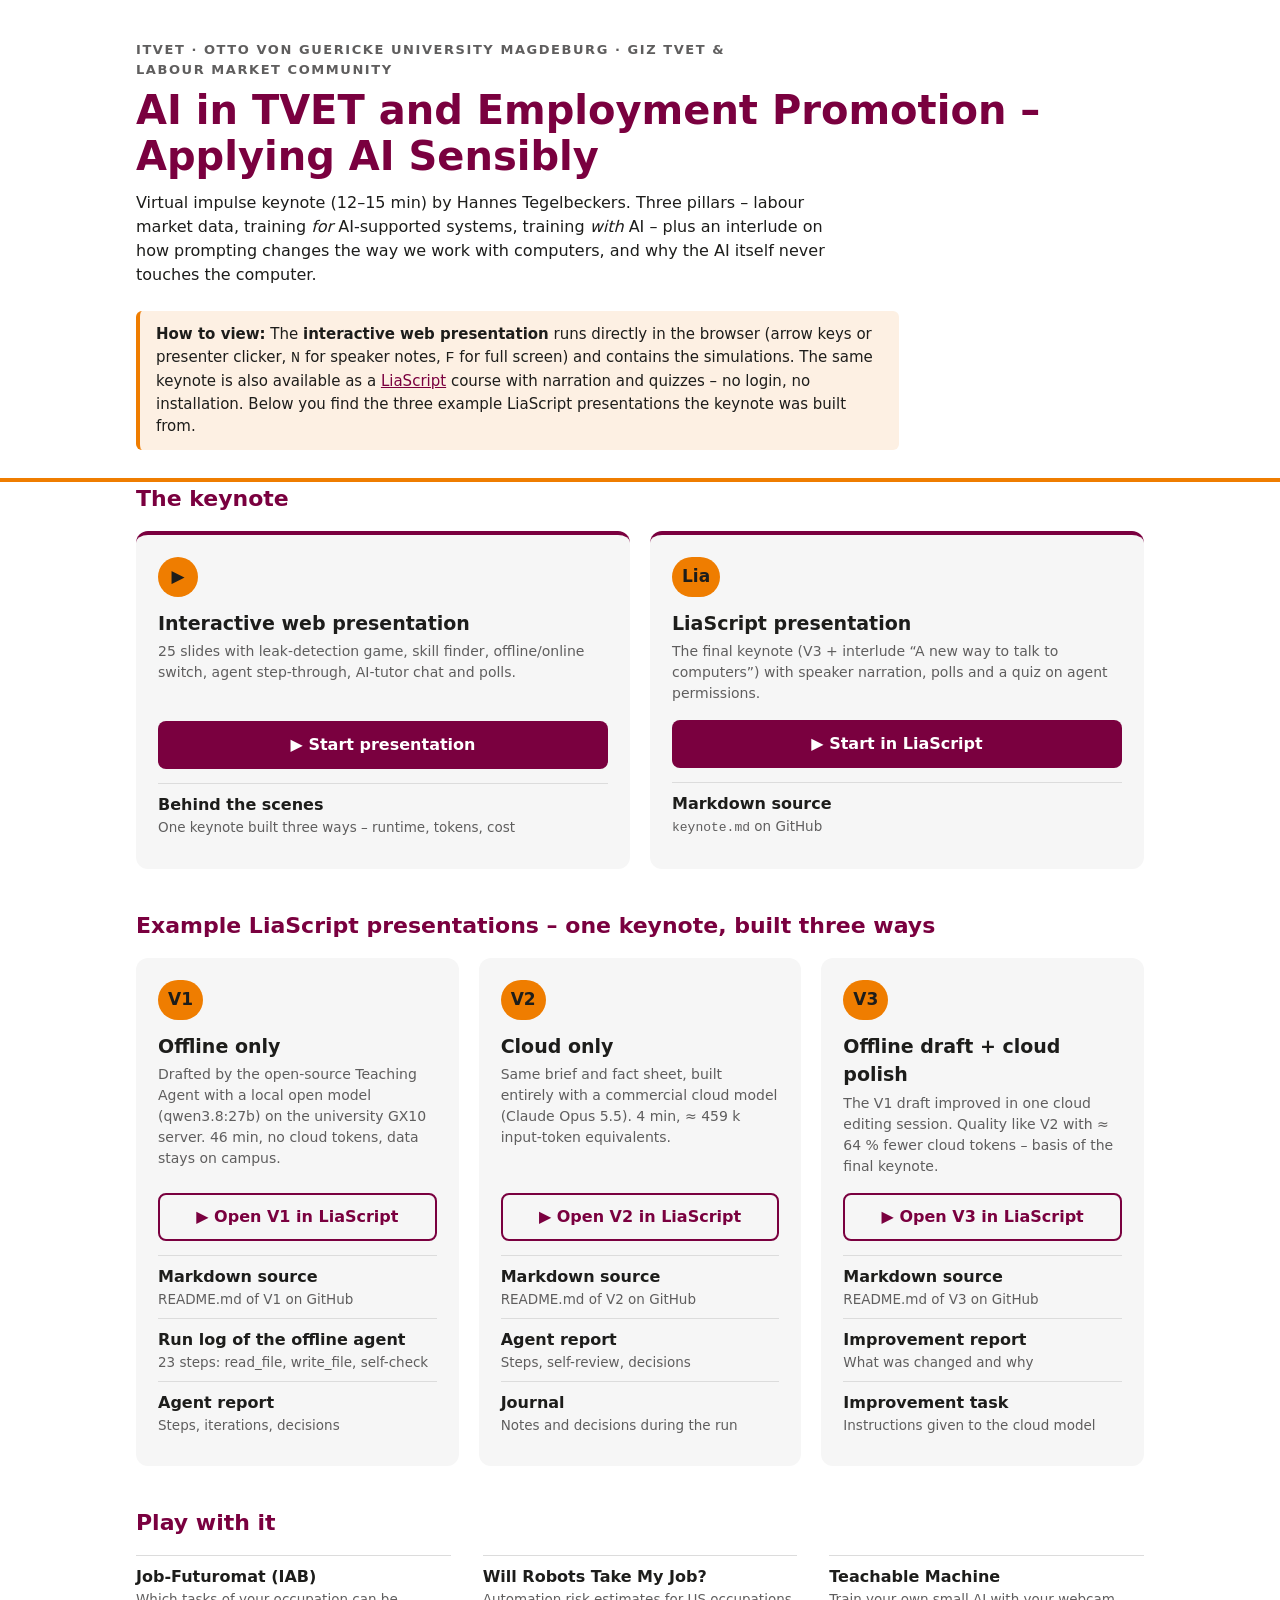
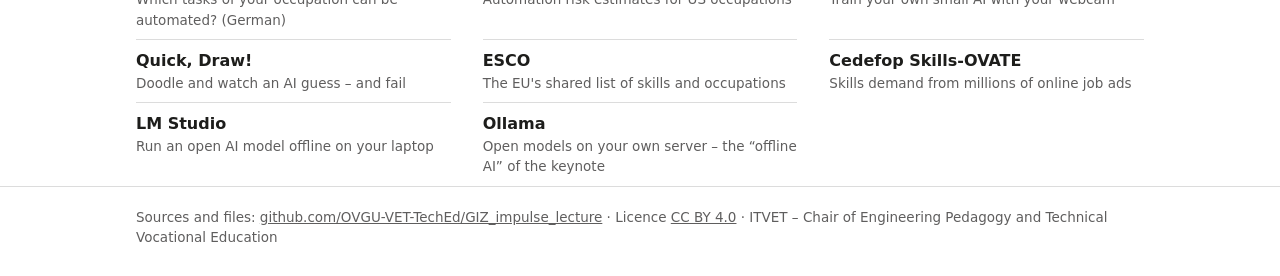
<file: index.html>
<!doctype html>
<html lang="en">
<head>
<meta charset="utf-8">
<meta name="viewport" content="width=device-width, initial-scale=1">
<title>AI in TVET Keynote</title>
<meta name="description" content="Keynote for the GIZ TVET and Labour Market community – interactive web presentation and LiaScript versions in the browser.">
<style>
  :root {
    --ovgu: #7a003f; --fhw: #ef7d00; --tint: #fdf0e3;
    --bg: #ffffff; --surface: #f6f6f6; --ink: #1d1d1b; --muted: #5f5e5e; --line: #dcdcdc;
    --btn-ink: #ffffff;
  }
  @media (prefers-color-scheme: dark) {
    :root:not([data-theme="light"]) {
      --ovgu: #e2709f; --fhw: #f39a3a; --tint: #3a2a1c;
      --bg: #161515; --surface: #222020; --ink: #ecebe9; --muted: #aaa8a5; --line: #3a3837;
      --btn-ink: #161515;
    }
  }
  :root[data-theme="dark"] {
    --ovgu: #e2709f; --fhw: #f39a3a; --tint: #3a2a1c;
    --bg: #161515; --surface: #222020; --ink: #ecebe9; --muted: #aaa8a5; --line: #3a3837;
    --btn-ink: #161515;
  }
  * { box-sizing: border-box; }
  body {
    margin: 0; background: var(--bg); color: var(--ink);
    font: 16px/1.5 "Lucida Sans", "Lucida Grande", "Segoe UI", system-ui, sans-serif;
  }
  .wrap { max-width: 1040px; margin: 0 auto; padding: 0 16px; }
  header { border-bottom: 4px solid var(--fhw); padding: 40px 0 28px; }
  .kicker { font-size: 13px; letter-spacing: .12em; text-transform: uppercase; color: var(--muted); font-weight: 700; margin: 0 0 8px; }
  h1 { color: var(--ovgu); font-size: clamp(28px, 5vw, 40px); line-height: 1.15; margin: 0 0 12px; }
  header p { max-width: 70ch; margin: 0 0 8px; }
  .hint { background: var(--tint); border-left: 4px solid var(--fhw); padding: 12px 16px; border-radius: 6px; margin: 24px 0 0; max-width: 80ch; font-size: 15px; }
  .hint a { color: var(--ovgu); }
  main { padding: 32px 0 48px; }
  h2 { color: var(--ovgu); font-size: 22px; margin: 40px 0 16px; }
  h2:first-child { margin-top: 0; }
  .sessions { display: grid; grid-template-columns: repeat(auto-fit, minmax(290px, 1fr)); gap: 20px; }
  .session { background: var(--surface); border-radius: 12px; padding: 22px; display: flex; flex-direction: column; }
  .session.main { border-top: 4px solid var(--ovgu); }
  .num { display: inline-grid; place-items: center; min-width: 40px; height: 40px; padding: 0 10px; border-radius: 20px; background: var(--fhw); color: #1d1d1b; font-weight: 700; font-size: 17px; align-self: flex-start; }
  .session h3 { margin: 12px 0 4px; font-size: 19px; }
  .session .sub { color: var(--muted); font-size: 14px; margin: 0 0 16px; flex: 1; }
  .primary {
    display: block; text-align: center; background: var(--ovgu); color: var(--btn-ink); text-decoration: none;
    font-weight: 700; padding: 12px 14px; border-radius: 8px; margin-bottom: 14px;
  }
  .primary.alt { background: transparent; color: var(--ovgu); border: 2px solid var(--ovgu); padding: 10px 12px; }
  .primary:hover, .primary:focus-visible { filter: brightness(1.12); }
  ul.links { list-style: none; padding: 0; margin: 0; }
  ul.links li { border-top: 1px solid var(--line); padding: 9px 0; display: flex; justify-content: space-between; gap: 12px; align-items: baseline; }
  ul.links a { color: var(--ink); text-decoration: none; font-weight: 600; }
  ul.links a:hover, ul.links a:focus-visible { color: var(--ovgu); text-decoration: underline; }
  .desc { color: var(--muted); font-size: 13.5px; display: block; font-weight: 400; }
  .dl { font-size: 13px; white-space: nowrap; }
  .dl a { font-weight: 400; color: var(--muted); }
  .docs { display: grid; grid-template-columns: repeat(auto-fit, minmax(290px, 1fr)); gap: 0 32px; }
  code { font-size: 13px; }
  footer { border-top: 1px solid var(--line); padding: 20px 0 32px; color: var(--muted); font-size: 13.5px; }
  footer a { color: inherit; }
</style>
</head>
<body>
<header>
  <div class="wrap">
    <p class="kicker">ITVET · Otto von Guericke University Magdeburg · GIZ TVET &amp; Labour Market community</p>
    <h1>AI in TVET and Employment Promotion – Applying AI Sensibly</h1>
    <p>Virtual impulse keynote (12–15 min) by Hannes Tegelbeckers. Three pillars – labour market data, training <i>for</i> AI-supported systems, training <i>with</i> AI – plus an interlude on how prompting changes the way we work with computers, and why the AI itself never touches the computer.</p>
    <p class="hint"><strong>How to view:</strong> The <strong>interactive web presentation</strong> runs directly in the browser (arrow keys or presenter clicker, <kbd>N</kbd> for speaker notes, <kbd>F</kbd> for full screen) and contains the simulations. The same keynote is also available as a <a href="https://liascript.github.io">LiaScript</a> course with narration and quizzes – no login, no installation. Below you find the three example LiaScript presentations the keynote was built from.</p>
  </div>
</header>

<main class="wrap">
  <h2>The keynote</h2>
  <div class="sessions">
    <article class="session main">
      <span class="num">▶</span>
      <h3>Interactive web presentation</h3>
      <p class="sub">25 slides with leak-detection game, skill finder, offline/online switch, agent step-through, AI-tutor chat and polls.</p>
      <a class="primary" href="presentation.html">▶ Start presentation</a>
      <ul class="links">
        <li><span><a href="behind-the-scenes.html">Behind the scenes<span class="desc">One keynote built three ways – runtime, tokens, cost</span></a></span></li>
      </ul>
    </article>
    <article class="session main">
      <span class="num">Lia</span>
      <h3>LiaScript presentation</h3>
      <p class="sub">The final keynote (V3 + interlude “A new way to talk to computers”) with speaker narration, polls and a quiz on agent permissions.</p>
      <a class="primary" id="liaMain" target="_blank" rel="noopener" href="#">▶ Start in LiaScript</a>
      <ul class="links">
        <li><span><a id="liaMainSrc" target="_blank" rel="noopener" href="#">Markdown source<span class="desc"><code>keynote.md</code> on GitHub</span></a></span></li>
      </ul>
    </article>
  </div>

  <h2>Example LiaScript presentations – one keynote, built three ways</h2>
  <div class="sessions" id="versions"></div>

  <h2>Play with it</h2>
  <ul class="links docs" id="play"></ul>
</main>

<footer>
  <div class="wrap">
    Sources and files: <a href="https://github.com/OVGU-VET-TechEd/GIZ_impulse_lecture">github.com/OVGU-VET-TechEd/GIZ_impulse_lecture</a> ·
    Licence <a href="https://creativecommons.org/licenses/by/4.0/">CC BY 4.0</a> ·
    ITVET – Chair of Engineering Pedagogy and Technical Vocational Education
  </div>
</footer>

<script>
  const RAW = "https://raw.githubusercontent.com/OVGU-VET-TechEd/GIZ_impulse_lecture/main/";
  const BLOB = "https://github.com/OVGU-VET-TechEd/GIZ_impulse_lecture/blob/main/";
  const TREE = "https://github.com/OVGU-VET-TechEd/GIZ_impulse_lecture/tree/main/";
  const lia = (p) => "https://liascript.github.io/course/?" + RAW + p;

  document.getElementById("liaMain").href = lia("keynote.md");
  document.getElementById("liaMainSrc").href = BLOB + "keynote.md";

  const el = (tag, attrs = {}, ...kids) => {
    const e = document.createElement(tag);
    for (const [k, v] of Object.entries(attrs)) e.setAttribute(k, v);
    e.append(...kids);
    return e;
  };
  const item = (label, desc, href) =>
    el("li", {}, el("span", {}, el("a", { href, target: "_blank", rel: "noopener" }, label, el("span", { class: "desc" }, desc))));

  const versions = [
    { n: "V1", dir: "V1_Offline_GX10", title: "Offline only", sub: "Drafted by the open-source Teaching Agent with a local open model (qwen3.8:27b) on the university GX10 server. 46 min, no cloud tokens, data stays on campus.",
      extra: [["Run log of the offline agent", "23 steps: read_file, write_file, self-check", "_gx10/giz-keynote/results/T1/run.log"], ["Agent report", "Steps, iterations, decisions", "_gx10/giz-keynote/results/T1/agent_report.md"]] },
    { n: "V2", dir: "V2_Claude", title: "Cloud only", sub: "Same brief and fact sheet, built entirely with a commercial cloud model (Claude Opus 5.5). 4 min, ≈ 459 k input-token equivalents.",
      extra: [["Agent report", "Steps, self-review, decisions", "V2_Claude/_run/agent_report.md"], ["Journal", "Notes and decisions during the run", "V2_Claude/_run/journal.md"]] },
    { n: "V3", dir: "V3_GX10_Claude_improved", title: "Offline draft + cloud polish", sub: "The V1 draft improved in one cloud editing session. Quality like V2 with ≈ 64 % fewer cloud tokens – basis of the final keynote.",
      extra: [["Improvement report", "What was changed and why", "V3_GX10_Claude_improved/_run/improve_report.md"], ["Improvement task", "Instructions given to the cloud model", "V3_GX10_Claude_improved/_run/IMPROVE.md"]] },
  ];
  const box = document.getElementById("versions");
  for (const v of versions) {
    const ul = el("ul", { class: "links" });
    ul.append(item("Markdown source", "README.md of " + v.n + " on GitHub", BLOB + v.dir + "/README.md"));
    for (const [label, desc, path] of v.extra) ul.append(item(label, desc, BLOB + path));
    box.append(el("article", { class: "session" },
      el("span", { class: "num" }, v.n),
      el("h3", {}, v.title),
      el("p", { class: "sub" }, v.sub),
      el("a", { class: "primary alt", href: lia(v.dir + "/README.md"), target: "_blank", rel: "noopener" }, "▶ Open " + v.n + " in LiaScript"),
      ul));
  }

  const play = [
    ["Job-Futuromat (IAB)", "Which tasks of your occupation can be automated? (German)", "https://job-futuromat.iab.de"],
    ["Will Robots Take My Job?", "Automation risk estimates for US occupations", "https://willrobotstakemyjob.com"],
    ["Teachable Machine", "Train your own small AI with your webcam", "https://teachablemachine.withgoogle.com"],
    ["Quick, Draw!", "Doodle and watch an AI guess – and fail", "https://quickdraw.withgoogle.com"],
    ["ESCO", "The EU's shared list of skills and occupations", "https://esco.ec.europa.eu"],
    ["Cedefop Skills-OVATE", "Skills demand from millions of online job ads", "https://www.cedefop.europa.eu/en/tools/skills-online-vacancies"],
    ["LM Studio", "Run an open AI model offline on your laptop", "https://lmstudio.ai"],
    ["Ollama", "Open models on your own server – the “offline AI” of the keynote", "https://ollama.com"],
  ];
  const pe = document.getElementById("play");
  for (const [label, desc, href] of play) pe.append(item(label, desc, href));
</script>
</body>
</html>
</file>
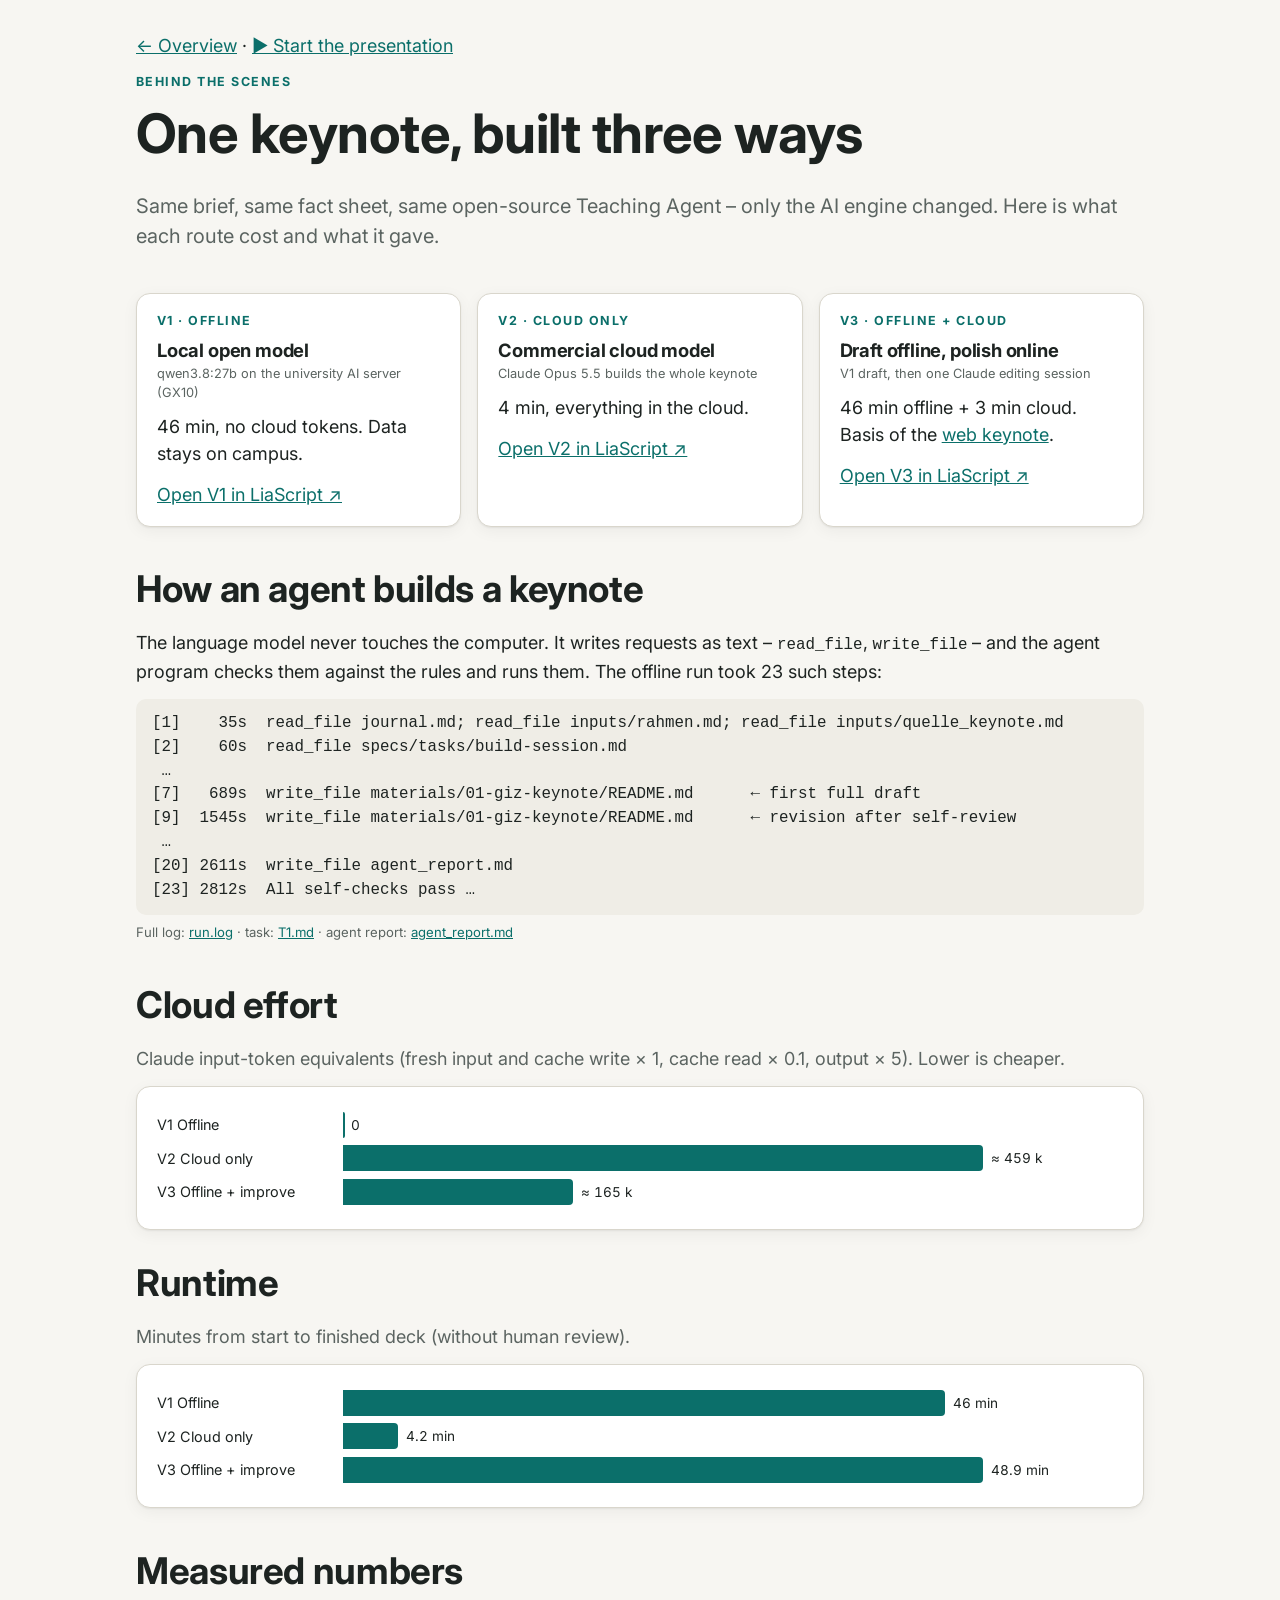
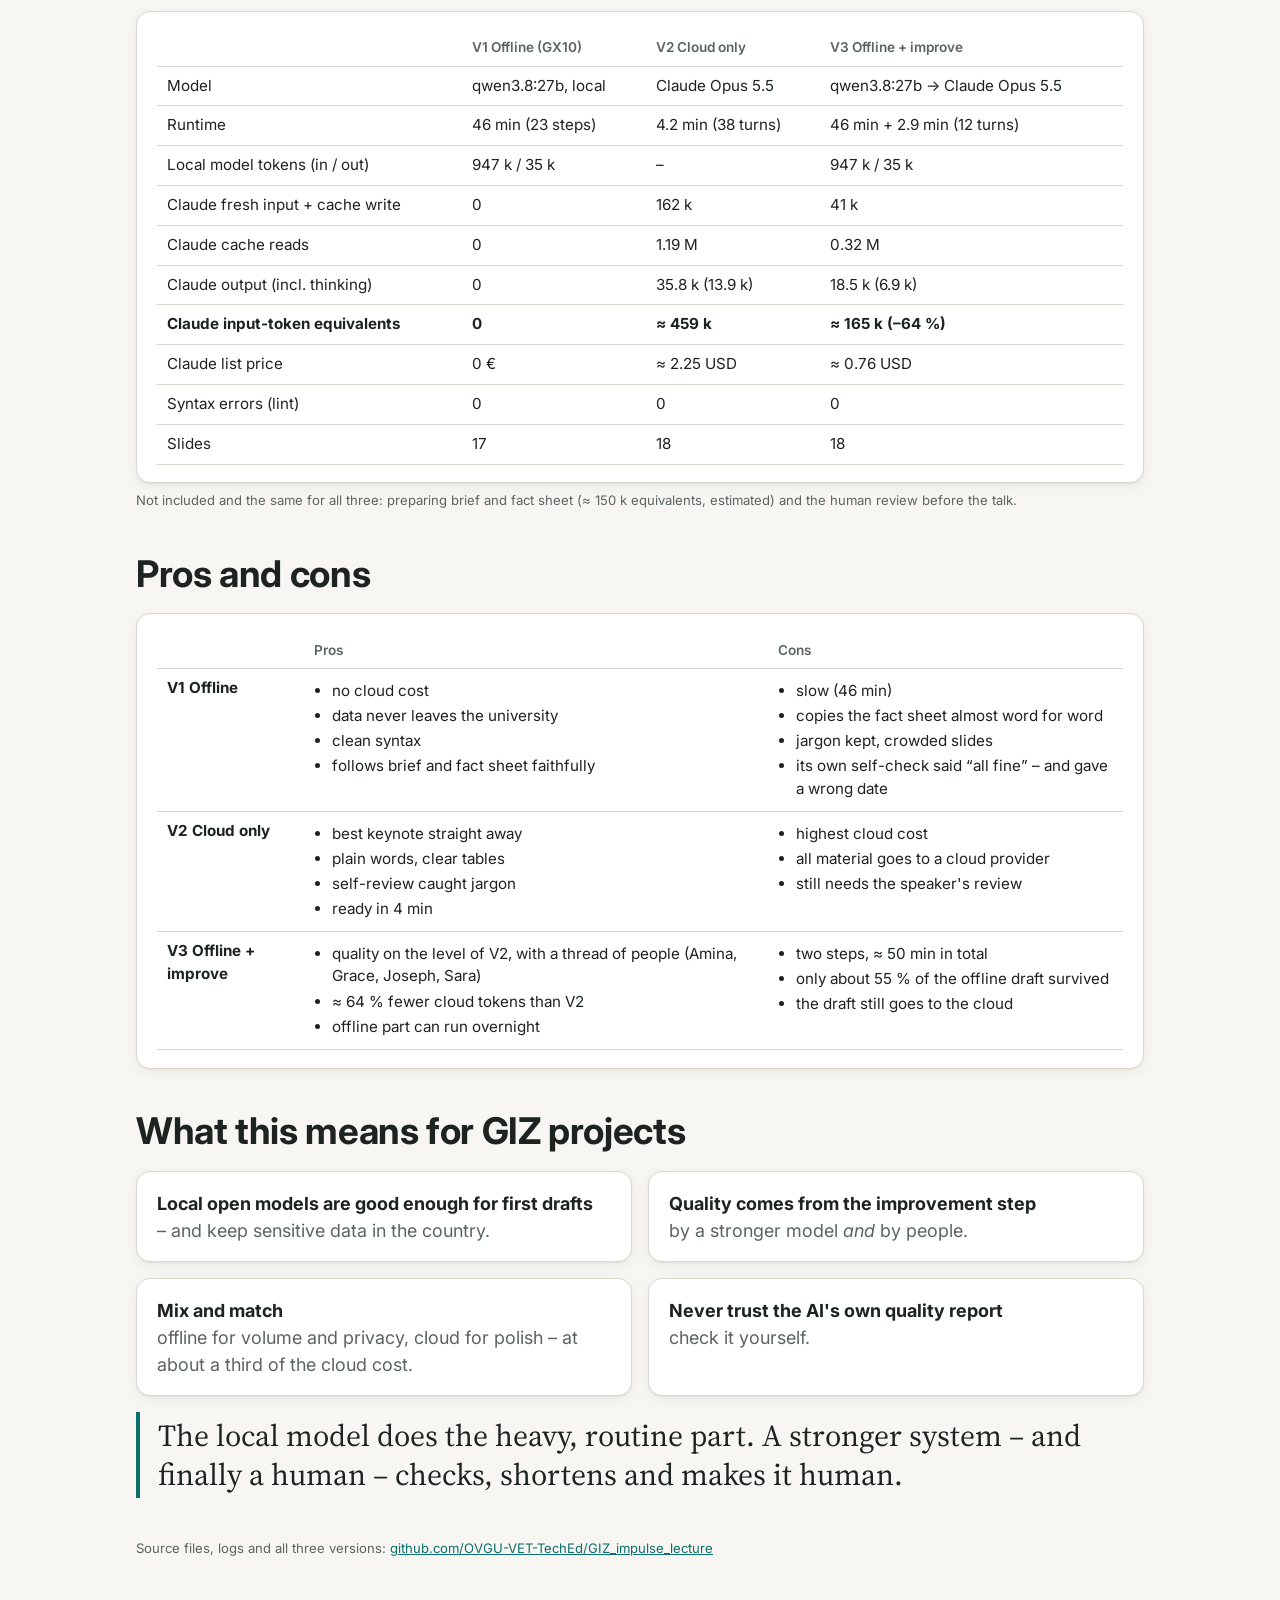
<file: behind-the-scenes.html>
<!doctype html>
<html lang="en">
<head>
<meta charset="utf-8">
<meta name="viewport" content="width=device-width, initial-scale=1">
<title>Keynote Behind the Scenes</title>
<meta name="description" content="One keynote, built three ways: offline on a local AI server, with a cloud AI, and offline plus cloud improvement – runtime, tokens, cost, pros and cons.">
<link rel="preconnect" href="https://fonts.googleapis.com">
<link rel="preconnect" href="https://fonts.gstatic.com" crossorigin>
<link href="https://fonts.googleapis.com/css2?family=Inter:wght@400;600;700;800&family=Source+Serif+4:ital,wght@0,500;1,500&display=swap" rel="stylesheet">
<link rel="stylesheet" href="assets/style.css">
<style>
  .wrap { max-width: 1040px; margin: 0 auto; padding: 32px 16px 64px; }
  section { margin: 2.6rem 0; }
  .routes .card h3 { margin-bottom: .2rem; }
  .routes .tag { font-size: .8rem; color: var(--muted); }
  .chart { position: relative; }
  .chart .bar-row { display: grid; grid-template-columns: 11rem 1fr; align-items: center; gap: .6rem; margin: .45rem 0; }
  .chart .lbl { font-size: .9rem; }
  .chart .track { position: relative; height: 26px; }
  .chart .fill { height: 100%; background: var(--accent); border-radius: 0 4px 4px 0; min-width: 2px; }
  .chart .val { position: absolute; top: 50%; transform: translateY(-50%); font-size: .85rem; font-variant-numeric: tabular-nums; color: var(--fg); white-space: nowrap; }
  .chart .bar-row:hover .fill, .chart .bar-row:focus .fill { filter: brightness(1.15); }
  .chart .bar-row:focus { outline: 2px solid var(--accent); outline-offset: 2px; border-radius: 4px; }
  .tip { position: absolute; pointer-events: none; background: var(--surface); border: 1px solid var(--line); box-shadow: var(--shadow); border-radius: 8px; padding: .4rem .6rem; font-size: .82rem; display: none; z-index: 3; max-width: 260px; }
  @media (max-width: 600px) { .chart .bar-row { grid-template-columns: 1fr; gap: .1rem; } }
  td ul { margin: 0; padding-left: 1.1rem; } td li { margin: .15rem 0; }
  header .row a { font-size: .95rem; }
</style>
</head>
<body>
<div class="wrap">
  <header>
    <p><a href="index.html">← Overview</a> · <a href="presentation.html">▶ Start the presentation</a></p>
    <div class="kicker">Behind the scenes</div>
    <h1>One keynote, built three ways</h1>
    <p class="lead">Same brief, same fact sheet, same open-source Teaching Agent – only the AI engine changed. Here is what each route cost and what it gave.</p>
  </header>

  <section class="routes">
    <div class="grid g3">
      <div class="card">
        <div class="kicker">V1 · Offline</div>
        <h3>Local open model</h3>
        <p class="tag">qwen3.8:27b on the university AI server (GX10)</p>
        <p>46 min, no cloud tokens. Data stays on campus.</p>
        <a href="https://liascript.github.io/course/?https://raw.githubusercontent.com/OVGU-VET-TechEd/GIZ_impulse_lecture/main/V1_Offline_GX10/README.md" target="_blank" rel="noopener">Open V1 in LiaScript ↗</a>
      </div>
      <div class="card">
        <div class="kicker">V2 · Cloud only</div>
        <h3>Commercial cloud model</h3>
        <p class="tag">Claude Opus 5.5 builds the whole keynote</p>
        <p>4 min, everything in the cloud.</p>
        <a href="https://liascript.github.io/course/?https://raw.githubusercontent.com/OVGU-VET-TechEd/GIZ_impulse_lecture/main/V2_Claude/README.md" target="_blank" rel="noopener">Open V2 in LiaScript ↗</a>
      </div>
      <div class="card">
        <div class="kicker">V3 · Offline + cloud</div>
        <h3>Draft offline, polish online</h3>
        <p class="tag">V1 draft, then one Claude editing session</p>
        <p>46 min offline + 3 min cloud. Basis of the <a href="presentation.html">web keynote</a>.</p>
        <a href="https://liascript.github.io/course/?https://raw.githubusercontent.com/OVGU-VET-TechEd/GIZ_impulse_lecture/main/V3_GX10_Claude_improved/README.md" target="_blank" rel="noopener">Open V3 in LiaScript ↗</a>
      </div>
    </div>
  </section>

  <section>
    <h2>How an agent builds a keynote</h2>
    <p>The language model never touches the computer. It writes requests as text – <code>read_file</code>, <code>write_file</code> – and the agent program checks them against the rules and runs them. The offline run took 23 such steps:</p>
    <pre>[1]    35s  read_file journal.md; read_file inputs/rahmen.md; read_file inputs/quelle_keynote.md
[2]    60s  read_file specs/tasks/build-session.md
 …
[7]   689s  write_file materials/01-giz-keynote/README.md      ← first full draft
[9]  1545s  write_file materials/01-giz-keynote/README.md      ← revision after self-review
 …
[20] 2611s  write_file agent_report.md
[23] 2812s  All self-checks pass …</pre>
    <p class="small" style="margin-top:.5rem">Full log: <a href="_gx10/giz-keynote/results/T1/run.log">run.log</a> · task: <a href="_gx10/giz-keynote/tasks/T1.md">T1.md</a> · agent report: <a href="_gx10/giz-keynote/results/T1/agent_report.md">agent_report.md</a></p>
  </section>

  <section>
    <h2>Cloud effort</h2>
    <p class="muted">Claude input-token equivalents (fresh input and cache write × 1, cache read × 0.1, output × 5). Lower is cheaper.</p>
    <div class="chart card" id="c1"></div>
    <h2 style="margin-top:2rem">Runtime</h2>
    <p class="muted">Minutes from start to finished deck (without human review).</p>
    <div class="chart card" id="c2"></div>
  </section>

  <section>
    <h2>Measured numbers</h2>
    <div class="table-wrap card">
      <table>
        <tr><th></th><th>V1 Offline (GX10)</th><th>V2 Cloud only</th><th>V3 Offline + improve</th></tr>
        <tr><td>Model</td><td>qwen3.8:27b, local</td><td>Claude Opus 5.5</td><td>qwen3.8:27b → Claude Opus 5.5</td></tr>
        <tr><td>Runtime</td><td>46 min (23 steps)</td><td>4.2 min (38 turns)</td><td>46 min + 2.9 min (12 turns)</td></tr>
        <tr><td>Local model tokens (in / out)</td><td>947 k / 35 k</td><td>–</td><td>947 k / 35 k</td></tr>
        <tr><td>Claude fresh input + cache write</td><td>0</td><td>162 k</td><td>41 k</td></tr>
        <tr><td>Claude cache reads</td><td>0</td><td>1.19 M</td><td>0.32 M</td></tr>
        <tr><td>Claude output (incl. thinking)</td><td>0</td><td>35.8 k (13.9 k)</td><td>18.5 k (6.9 k)</td></tr>
        <tr><td><b>Claude input-token equivalents</b></td><td><b>0</b></td><td><b>≈ 459 k</b></td><td><b>≈ 165 k (–64 %)</b></td></tr>
        <tr><td>Claude list price</td><td>0 €</td><td>≈ 2.25 USD</td><td>≈ 0.76 USD</td></tr>
        <tr><td>Syntax errors (lint)</td><td>0</td><td>0</td><td>0</td></tr>
        <tr><td>Slides</td><td>17</td><td>18</td><td>18</td></tr>
      </table>
    </div>
    <p class="small" style="margin-top:.5rem">Not included and the same for all three: preparing brief and fact sheet (≈ 150 k equivalents, estimated) and the human review before the talk.</p>
  </section>

  <section>
    <h2>Pros and cons</h2>
    <div class="table-wrap card">
      <table>
        <tr><th></th><th>Pros</th><th>Cons</th></tr>
        <tr><td><b>V1 Offline</b></td>
          <td><ul><li>no cloud cost</li><li>data never leaves the university</li><li>clean syntax</li><li>follows brief and fact sheet faithfully</li></ul></td>
          <td><ul><li>slow (46 min)</li><li>copies the fact sheet almost word for word</li><li>jargon kept, crowded slides</li><li>its own self-check said “all fine” – and gave a wrong date</li></ul></td></tr>
        <tr><td><b>V2 Cloud only</b></td>
          <td><ul><li>best keynote straight away</li><li>plain words, clear tables</li><li>self-review caught jargon</li><li>ready in 4 min</li></ul></td>
          <td><ul><li>highest cloud cost</li><li>all material goes to a cloud provider</li><li>still needs the speaker's review</li></ul></td></tr>
        <tr><td><b>V3 Offline + improve</b></td>
          <td><ul><li>quality on the level of V2, with a thread of people (Amina, Grace, Joseph, Sara)</li><li>≈ 64 % fewer cloud tokens than V2</li><li>offline part can run overnight</li></ul></td>
          <td><ul><li>two steps, ≈ 50 min in total</li><li>only about 55 % of the offline draft survived</li><li>the draft still goes to the cloud</li></ul></td></tr>
      </table>
    </div>
  </section>

  <section>
    <h2>What this means for GIZ projects</h2>
    <div class="grid g2">
      <div class="card"><b>Local open models are good enough for first drafts</b><br><span class="muted">– and keep sensitive data in the country.</span></div>
      <div class="card"><b>Quality comes from the improvement step</b><br><span class="muted">by a stronger model <i>and</i> by people.</span></div>
      <div class="card"><b>Mix and match</b><br><span class="muted">offline for volume and privacy, cloud for polish – at about a third of the cloud cost.</span></div>
      <div class="card"><b>Never trust the AI's own quality report</b><br><span class="muted">check it yourself.</span></div>
    </div>
    <blockquote>The local model does the heavy, routine part. A stronger system – and finally a human – checks, shortens and makes it human.</blockquote>
  </section>

  <p class="small">Source files, logs and all three versions: <a href="https://github.com/OVGU-VET-TechEd/GIZ_impulse_lecture">github.com/OVGU-VET-TechEd/GIZ_impulse_lecture</a></p>
</div>
<div class="tip" id="tip"></div>
<script>
(() => {
  try { const t = localStorage.getItem('giz-theme'); if (t) document.documentElement.dataset.theme = t; } catch {}
  const tip = document.getElementById('tip');
  function chart(el, rows, fmt, unit) {
    const max = Math.max(...rows.map(r => r.v));
    el.innerHTML = rows.map((r, i) => `<div class="bar-row" tabindex="0" data-i="${i}" aria-label="${r.k}: ${fmt(r.v)} ${unit}">
      <div class="lbl">${r.k}</div>
      <div class="track"><div class="fill" style="width:calc(${(r.v / max) * 100}% * .82)"></div><span class="val" style="left:calc(${(r.v / max) * 100}% * .82 + 8px)">${fmt(r.v)}</span></div></div>`).join('');
    el.querySelectorAll('.bar-row').forEach(row => {
      const r = rows[+row.dataset.i];
      const show = e => { tip.innerHTML = `<b>${r.k}</b><br>${fmt(r.v)} ${unit}${r.note ? `<br><span class="muted">${r.note}</span>` : ''}`; tip.style.display = 'block'; const b = (e.clientX ? { x: e.clientX, y: e.clientY } : (() => { const q = row.getBoundingClientRect(); return { x: q.left + 40, y: q.bottom }; })()); tip.style.left = Math.min(b.x + 12, innerWidth - 270) + scrollX + 'px'; tip.style.top = b.y + 14 + scrollY + 'px'; };
      row.addEventListener('mousemove', show); row.addEventListener('focus', show);
      row.addEventListener('mouseleave', () => tip.style.display = 'none'); row.addEventListener('blur', () => tip.style.display = 'none');
    });
  }
  chart(document.getElementById('c1'), [
    { k: 'V1 Offline', v: 0, note: '947 k tokens on the local server – none in the cloud' },
    { k: 'V2 Cloud only', v: 459, note: '≈ 2.25 USD list price' },
    { k: 'V3 Offline + improve', v: 165, note: '≈ 0.76 USD · –64 % vs V2' }
  ], v => v ? `≈ ${v} k` : '0', 'input-token equivalents');
  chart(document.getElementById('c2'), [
    { k: 'V1 Offline', v: 46, note: '23 agent steps on the GX10' },
    { k: 'V2 Cloud only', v: 4.2, note: '38 turns' },
    { k: 'V3 Offline + improve', v: 48.9, note: '46 min offline + 2.9 min cloud' }
  ], v => `${v} min`, '');
})();
</script>
</body>
</html>
</file>
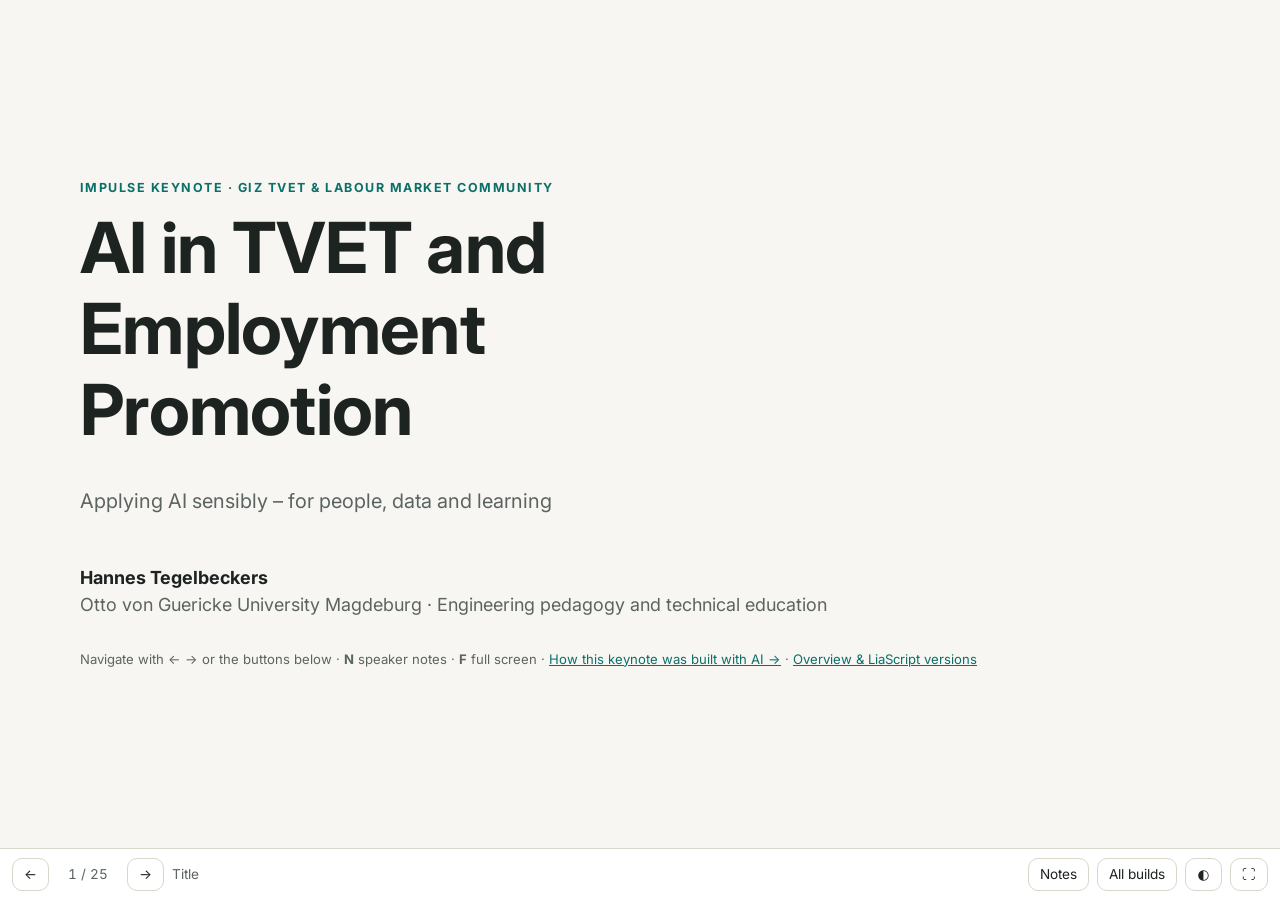
<file: presentation.html>
<!doctype html>
<html lang="en">
<head>
<meta charset="utf-8">
<meta name="viewport" content="width=device-width, initial-scale=1">
<title>AI in TVET Keynote</title>
<meta name="description" content="Interactive keynote: AI in TVET and Employment Promotion – applying AI sensibly. Hannes Tegelbeckers, Otto von Guericke University Magdeburg.">
<link rel="preconnect" href="https://fonts.googleapis.com">
<link rel="preconnect" href="https://fonts.gstatic.com" crossorigin>
<link href="https://fonts.googleapis.com/css2?family=Inter:wght@400;600;700;800&family=Source+Serif+4:ital,wght@0,500;1,500&display=swap" rel="stylesheet">
<link rel="stylesheet" href="assets/style.css">
<style>
  body { overflow: hidden; }
  .deck { position: fixed; inset: 0 0 52px 0; }
  .slide { position: absolute; inset: 0; display: none; overflow-y: auto; padding: clamp(20px, 4vw, 56px) 16px 40px; }
  .slide.active { display: block; animation: in .35s ease; }
  @keyframes in { from { opacity: 0; transform: translateY(8px); } to { opacity: 1; transform: none; } }
  .inner { min-width: 0; overflow-wrap: break-word; max-width: 1120px; margin: 0 auto; min-height: 100%; display: flex; flex-direction: column; justify-content: center; }
  .slide.section .inner { justify-content: center; }
  .slide.section h1 { font-size: clamp(2rem, 5.5vw, 3.8rem); max-width: 18ch; }
  .f { opacity: 0; transform: translateY(6px); transition: opacity .35s, transform .35s; }
  .f.on { opacity: 1; transform: none; }
  .print-all .f, .no-frag .f { opacity: 1; transform: none; }
  ul.big { font-size: 1.2rem; padding-left: 1.2rem; } ul.big li { margin: .3rem 0; }

  /* bottom bar */
  .bar { position: fixed; left: 0; right: 0; bottom: 0; height: 52px; display: flex; align-items: center; gap: .5rem; padding: 0 12px; background: var(--surface); border-top: 1px solid var(--line); z-index: 5; }
  .bar button { padding: .35rem .7rem; font-size: .85rem; }
  .bar .count { font-variant-numeric: tabular-nums; color: var(--muted); font-size: .85rem; min-width: 4.5em; text-align: center; }
  .bar .title { flex: 1; overflow: hidden; white-space: nowrap; text-overflow: ellipsis; color: var(--muted); font-size: .85rem; }
  .progress { position: fixed; left: 0; top: 0; height: 4px; background: var(--accent); z-index: 6; transition: width .3s; }
  @media (max-width: 600px) { .bar .title, .bar .hide-s { display: none; } }

  /* notes */
  .notes { display: none; }
  #notesPanel { position: fixed; left: 0; right: 0; bottom: 52px; max-height: 38vh; overflow-y: auto; background: var(--surface-2); border-top: 2px solid var(--accent); padding: 14px 16px; font-size: 1rem; z-index: 4; display: none; }
  #notesPanel.open { display: block; }
  #notesPanel .lbl { font-size: .75rem; text-transform: uppercase; letter-spacing: .1em; color: var(--accent); font-weight: 700; }

  /* title slide */
  .title-slide h1 { font-size: clamp(2.2rem, 6vw, 4.4rem); max-width: 16ch; }
  .title-slide .who { margin-top: 2rem; }

  /* polls */
  .poll { display: grid; gap: .6rem; max-width: 640px; }
  .poll button { text-align: left; font-size: 1.1rem; padding: .8rem 1rem; display: flex; gap: .8rem; align-items: center; }
  .poll .n { display: inline-grid; place-items: center; width: 2rem; height: 2rem; border-radius: 50%; background: var(--accent-soft); font-weight: 700; flex: none; }

  /* agent loop diagram */
  .loop { display: grid; grid-template-columns: repeat(4, 1fr); gap: .6rem; align-items: stretch; }
  .node { border: 2px solid var(--line); border-radius: 12px; padding: .7rem; background: var(--surface); text-align: center; transition: border-color .25s, background .25s; }
  .node .ic { font-size: 1.7rem; }
  .node b { display: block; font-size: .95rem; }
  .node span { font-size: .8rem; color: var(--muted); }
  .node.hot { border-color: var(--accent); background: var(--accent-soft); }
  .node.stop { border-color: var(--bad); }
  @media (max-width: 760px) { .loop { grid-template-columns: repeat(2, 1fr); } }
  .log { min-height: 7.5rem; }
  .log .who { font-size: .75rem; font-weight: 700; text-transform: uppercase; letter-spacing: .08em; color: var(--accent); }

  /* data path */
  .path { display: flex; align-items: center; gap: .5rem; flex-wrap: wrap; }
  .path .stop { flex: 1 1 140px; }
  .arrow { color: var(--muted); font-size: 1.4rem; }
  mark { background: var(--warm-soft); color: inherit; border-radius: 4px; padding: 0 .15em; }

  /* dots */
  .dots { display: grid; grid-template-columns: repeat(20, 1fr); gap: 5px; max-width: 560px; }
  .dot { aspect-ratio: 1; border-radius: 50%; background: var(--accent); transition: background .3s, opacity .3s; }
  .dot.inf { background: var(--warm); }
  .dots.adsview .dot.inf { opacity: .12; }
  .legend { display: flex; gap: 1rem; flex-wrap: wrap; font-size: .9rem; margin: .5rem 0; }
  .legend i { display: inline-block; width: 12px; height: 12px; border-radius: 50%; margin-right: .35rem; vertical-align: -1px; }

  /* sorter */
  .task { display: flex; justify-content: space-between; gap: .6rem; align-items: center; padding: .55rem .2rem; border-bottom: 1px solid var(--line); }
  .task button { min-width: 9.5em; font-size: .85rem; }
  .task .why { display: none; font-size: .85rem; color: var(--muted); }
  .reveal .task .why { display: block; }

  /* chat */
  .chat { display: flex; flex-direction: column; gap: .5rem; max-height: 46vh; overflow-y: auto; padding: .4rem; }
  .msg { max-width: 85%; padding: .6rem .85rem; border-radius: 14px; font-size: .97rem; }
  .msg.me { align-self: flex-end; background: var(--accent); color: #fff; border-bottom-right-radius: 4px; }
  :root[data-theme="dark"] .msg.me { color: #0d1211; }
  @media (prefers-color-scheme: dark) { :root:not([data-theme="light"]) .msg.me { color: #0d1211; } }
  .msg.ai { align-self: flex-start; background: var(--surface-2); border-bottom-left-radius: 4px; }

  .links a.card { display: block; text-decoration: none; color: var(--fg); }
  .links a.card:hover { border-color: var(--accent); }
  .links .card b { color: var(--accent); }
  .tabs { display: flex; gap: .4rem; flex-wrap: wrap; margin-bottom: .8rem; }
  svg text { fill: var(--muted); font-family: var(--font); }
  #ooSvg text { font-size: 13px; }
  #ooSvg text.t { font-size: 16px; font-weight: 700; fill: var(--fg); }
</style>
</head>
<body>
<div class="progress" id="progress"></div>
<main class="deck" id="deck">

<!-- ============ TITLE ============ -->
<section class="slide title-slide" data-title="Title">
  <div class="inner">
    <div class="kicker">Impulse keynote · GIZ TVET &amp; Labour Market community</div>
    <h1>AI in TVET and Employment Promotion</h1>
    <p class="lead">Applying AI sensibly – for people, data and learning</p>
    <div class="who">
      <b>Hannes Tegelbeckers</b><br>
      <span class="muted">Otto von Guericke University Magdeburg · Engineering pedagogy and technical education</span>
    </div>
    <p class="small" style="margin-top:2rem">Navigate with ← → or the buttons below · <b>N</b> speaker notes · <b>F</b> full screen · <a href="behind-the-scenes.html">How this keynote was built with AI →</a> · <a href="index.html">Overview &amp; LiaScript versions</a></p>
  </div>
  <aside class="notes">Good morning, everyone, and welcome. I am Hannes Tegelbeckers from Otto von Guericke University Magdeburg, where I work on how people learn technical work. In the next fifteen minutes I want to share a practical view: what should we, the TVET and labour market community, do with AI – and what can we leave to others?</aside>
</section>

<!-- ============ SCENE ============ -->
<section class="slide section" data-title="Setting the scene">
  <div class="inner">
    <div class="kicker">Setting the scene · ~2 min</div>
    <h1>AI is already here. The question is how we use it.</h1>
  </div>
  <aside class="notes">Let us start with something we all share. AI is already part of our working and learning lives. For us, the question is not how to build AI – it is how to use it well for real problems.</aside>
</section>

<section class="slide" data-title="AI arrives quietly">
  <div class="inner">
    <h2>AI arrives quietly</h2>
    <div class="grid g2">
      <ul class="big f" data-f="1">
        <li>Spell-check and translation on your phone</li>
        <li>Voice messages turned into text</li>
        <li>Chatbots answering customer questions</li>
        <li>Route planning for delivery drivers</li>
        <li>CVs sorted by recruitment platforms</li>
      </ul>
      <div class="card f" data-f="2">
        <p><b>AI, in plain words:</b> software that has learned patterns from many examples – and uses them to suggest, predict, sort or write.</p>
        <p class="bad" style="margin:0"><b>It does not understand like a person. It can be confidently wrong.</b></p>
      </div>
    </div>
  </div>
  <aside class="notes">Think about your week so far. Most of you have used AI already – probably without calling it AI. [Click] Imagine Amina, a young job-seeker. Her phone corrects her spelling and turns her voice messages into text. And when she applies online, a platform may sort her CV before any person reads it. [Click] That is the definition I will use today. And please keep the second line in mind: AI can sound very sure and still be wrong.</aside>
</section>

<section class="slide" data-title="Poll: where have you met AI?">
  <div class="inner">
    <div class="kicker">Quick poll · type the number in the chat</div>
    <h2>Where have you met AI this week?</h2>
    <div class="poll" data-poll="p1">
      <button><span class="n">1</span>In my messages and email</button>
      <button><span class="n">2</span>At work or in my project</button>
      <button><span class="n">3</span>In learning or teaching</button>
      <button><span class="n">4</span>Honestly, I don't know</button>
    </div>
  </div>
  <aside class="notes">Before we go on, a quick poll – no right answer, just curiosity. Where have you met AI this week? Please type the number in the chat. If you picked "I don't know", you are in good company – that is exactly how quietly AI arrives.</aside>
</section>

<section class="slide" data-title="Apply, don't build">
  <div class="inner">
    <h2>Apply, don't build</h2>
    <p class="lead">Building big AI models costs huge amounts of money, data and energy – and only a handful of companies do it.</p>
    <div class="card f" data-f="1" style="max-width:640px">
      Our strength is <b>applying</b> existing tools to real problems:
      <div class="row" style="margin-top:.5rem"><span class="pill">matching people to jobs</span><span class="pill">making training more relevant</span><span class="pill">supporting teachers</span></div>
    </div>
    <blockquote class="f" data-f="2">We do not need to build the engine – we need to train good drivers and build good roads.</blockquote>
  </div>
  <aside class="notes">Here is the frame for the whole talk. Building large AI models from scratch is extremely expensive and is done by a handful of companies. That is not our job – and that is good news. [Click] Our strength lies somewhere else: using tools that already exist, for problems we know well. [Click] The engine already exists. Our work is the drivers – skilled people – and the roads – good data, good institutions, good training.</aside>
</section>

<!-- ============ NEW: TALKING TO COMPUTERS ============ -->
<section class="slide section" data-title="A new way to talk to computers">
  <div class="inner">
    <div class="kicker">Interlude · ~2 min</div>
    <h1>A new way to talk to computers</h1>
    <p class="lead">From clicking, to coding, to simply saying what you need.</p>
  </div>
  <aside class="notes">Before the three pillars, one short interlude. Something fundamental has changed in how people work with computers – and it matters a lot for TVET.</aside>
</section>

<section class="slide" data-title="Click, code, prompt">
  <div class="inner">
    <h2>Click → Code → Prompt</h2>
    <p class="muted">Same task: <i>“Which apprentices missed more than 3 days this month?”</i></p>
    <div class="tabs" role="tablist" id="ccpTabs">
      <button aria-pressed="true" data-k="click">🖱️ Click</button>
      <button aria-pressed="false" data-k="code">⌨️ Code</button>
      <button aria-pressed="false" data-k="prompt">💬 Prompt</button>
    </div>
    <div class="grid g2">
      <div class="card" id="ccpBox" style="min-height:11rem"></div>
      <div class="card f" data-f="1">
        <h3>Why this is empowering</h3>
        <p>Plain language becomes the interface. A trainer, a technician or a labour-market analyst can now <b>describe</b> what they need – without being a programmer.</p>
        <p style="margin:0" class="muted">But: you still have to <b>know your trade</b> to judge whether the answer is right.</p>
      </div>
    </div>
  </div>
  <aside class="notes">Look at one everyday task in three ways. With clicks, you need to know where every menu is. With code, you need to learn a programming language. With a prompt, you just say what you need – in your own words, maybe even in your own language. [Click] That is empowering: the barrier to using a computer drops dramatically. But the knowledge of the trade becomes more important, not less – because someone has to judge whether the answer is right.</aside>
</section>

<section class="slide" data-title="Offline AI vs online AI">
  <div class="inner">
    <h2>Offline AI or online AI – where does your data go?</h2>
    <div class="tabs" id="ooTabs">
      <button aria-pressed="true" data-k="off">🏫 Offline – local server</button>
      <button aria-pressed="false" data-k="on">☁️ Online – cloud service</button>
    </div>
    <div class="card">
      <svg viewBox="0 0 760 150" width="100%" role="img" aria-label="Data path diagram" id="ooSvg">
        <rect x="10" y="40" width="150" height="70" rx="12" fill="var(--accent-soft)" stroke="var(--accent)"/>
        <text x="85" y="72" text-anchor="middle" class="t">Your laptop</text>
        <text x="85" y="92" text-anchor="middle">prompt + data</text>
        <rect id="ooBorder" x="0" y="20" width="420" height="110" rx="16" fill="none" stroke="var(--accent)" stroke-dasharray="6 6"/>
        <text x="210" y="15" text-anchor="middle" id="ooBorderLbl" style="font-size:13px">your institution / your country</text>
        <rect id="ooLocal" x="250" y="40" width="160" height="70" rx="12" fill="var(--surface-2)" stroke="var(--line)"/>
        <text x="330" y="72" text-anchor="middle" class="t">Local AI server</text>
        <text x="330" y="92" text-anchor="middle">open model, e.g. GX10</text>
        <rect id="ooCloud" x="590" y="40" width="160" height="70" rx="12" fill="var(--surface-2)" stroke="var(--line)"/>
        <text x="670" y="72" text-anchor="middle" class="t">Cloud data centre</text>
        <text x="670" y="92" text-anchor="middle">abroad, commercial</text>
        <path id="ooPath" d="M160 75 L250 75" stroke="var(--accent)" stroke-width="3" fill="none" stroke-dasharray="8 6"><animate attributeName="stroke-dashoffset" from="28" to="0" dur="1s" repeatCount="indefinite"/></path>
      </svg>
      <div class="grid g3" id="ooFacts" style="margin-top:.6rem"></div>
    </div>
    <p class="small f" data-f="1">Measured on this very keynote: offline draft 46 min · cloud draft 4 min · offline draft + cloud polish ≈ 64 % fewer cloud tokens. <a href="behind-the-scenes.html">See the numbers →</a></p>
  </div>
  <aside class="notes">Here is a choice every GIZ project will face. Offline AI means an open model running on a server you own – at a university, a ministry, a training centre. The data never leaves the building. Online AI means a commercial cloud service – usually stronger and faster, but your data travels to a data centre abroad. [Click] I tested both on this very keynote. The local server needed 46 minutes for a first draft; the cloud needed four. The best value came from mixing: draft offline, polish online. The details are on the "behind the scenes" page.</aside>
</section>

<section class="slide" data-title="AI does not touch the computer">
  <div class="inner">
    <h2>The AI never touches the computer</h2>
    <p class="muted" style="margin-top:-.3rem">A language model only <b>writes text</b> – sometimes that text is code or a command. A program around it, with permissions <b>you</b> set, decides what is actually done.</p>
    <div class="loop" id="loop">
      <div class="node" data-n="0"><div class="ic">🧑‍🏫</div><b>Human</b><span>gives the task, sets the rules</span></div>
      <div class="node" data-n="1"><div class="ic">🧠</div><b>Language model</b><span>only writes text / code</span></div>
      <div class="node" data-n="2"><div class="ic">🛡️</div><b>Agent program</b><span>checks permissions, runs it</span></div>
      <div class="node" data-n="3"><div class="ic">💻</div><b>Computer</b><span>files, code, internet</span></div>
    </div>
    <div class="card log" style="margin-top:.8rem" id="loopLog"></div>
    <div class="row" style="margin-top:.6rem" id="loopBtns">
      <button class="primary" id="loopNext">Next step ▶</button>
      <button id="loopReset">Restart</button>
      <span class="small">Steps 1–4 are taken from the real log of the offline run that drafted this keynote.</span>
    </div>
  </div>
  <aside class="notes">This is the most important technical idea of the talk, and it is simple. The AI itself never touches a computer. A language model only produces text. When that text is a command – "read this file", "write that file" – a separate program, the agent, checks whether it is allowed and only then runs it on the computer. The result goes back to the model as new text. Let me click through how this keynote was drafted. [Click through] And notice the last step: when the model asks for something outside the rules, the program stops and asks a human. That is where control lives: in permissions, in sandboxes, in human approval – things we can teach, regulate and own.</aside>
</section>

<!-- ============ PILLAR 1 ============ -->
<section class="slide section" data-title="Pillar 1 · Data">
  <div class="inner">
    <div class="kicker">Pillar 1 · Data for labour market analysis · ~3 min</div>
    <h1>Where does our labour market data come from?</h1>
  </div>
  <aside class="notes">First pillar. If we want better information about jobs and skills, we have to start with a simple question: where does the data actually come from – and who is in it?</aside>
</section>

<section class="slide" data-title="From job ad to decision">
  <div class="inner">
    <h2>From job ad to decision</h2>
    <div class="path">
      <div class="card stop"><b>1 Collect</b><br><small>job ads, surveys, registers</small></div><span class="arrow">→</span>
      <div class="card stop"><b>2 Clean &amp; link</b><br><small>remove duplicates, map to skills</small></div><span class="arrow">→</span>
      <div class="card stop"><b>3 Analyse</b><br><small>trends, skill gaps</small></div><span class="arrow">→</span>
      <div class="card stop"><b>4 Share &amp; use</b><br><small>guidance, curricula, policy</small></div>
    </div>
    <div class="card f" data-f="1" style="margin-top:1rem">
      <div class="kicker">Try it · step 2 in miniature</div>
      <textarea id="adText" rows="3" aria-label="Job advertisement">Solar technician wanted in Kisumu. You install and maintain PV systems, troubleshoot faults and explain the system to customers. Driving licence, smartphone use and good English and Swahili required. Safety first!</textarea>
      <div class="row" style="margin:.5rem 0"><button class="primary" id="adBtn">Find the skills</button><span class="small">Simplified demo with a small keyword list. Real systems use language models and shared skill lists such as ESCO.</span></div>
      <div id="adOut"></div>
    </div>
  </div>
  <aside class="notes">Labour market information travels a path, from the first job ad to a decision in a ministry or a training centre. [Click] Here is step two in miniature: the computer reads a job ad and pulls out the skills. Edit the ad and try it yourself. A real example: the EU agency Cedefop does this for millions of online job ads; shared skill lists like ESCO make jobs and skills comparable. The big gain is freshness – what employers need now, not what the last census said.</aside>
</section>

<section class="slide" data-title="Whose data is it?">
  <div class="inner">
    <h2>Whose data is it?</h2>
    <p class="lead">Job-portal data often sits with private platforms abroad.</p>
    <div class="card f" data-f="1" style="max-width:720px"><b>Data sovereignty:</b> our partners keep access to their data – and own it.</div>
    <div class="grid g3 f" data-f="2" style="margin-top:1rem">
      <div class="card"><b>Consent</b><br><small>people agree – and data is used only for what they agreed to</small></div>
      <div class="card"><b>Bias</b><br><small>a system that learned from past hiring can repeat past discrimination</small></div>
      <div class="card"><b>EU AI Act (2024)</b><br><small>AI for hiring, access to training and assessing learners is <b>high-risk</b></small></div>
    </div>
    <p class="f" data-f="3" style="margin-top:1rem">One option: run open AI models on <b>local servers</b> – the data never leaves the country. <span class="muted">(Remember the offline/online switch.)</span></p>
  </div>
  <aside class="notes">Now a harder question: who owns all this data? [Click] Data sovereignty means ministries, public employment services and TVET authorities keep access to their data and own it. [Click] Job-seekers' data needs consent and protection; systems trained on past hiring can repeat old unfairness; the EU treats AI in hiring and education as high-risk – a useful reference for our partners. [Click] And there is a practical way to keep control: run openly available AI models on your own servers, as my university does.</aside>
</section>

<section class="slide" data-title="The informal sector">
  <div class="inner">
    <h2>The informal sector – the blind spot</h2>
    <div class="grid g2">
      <div>
        <p>Imagine a plumber in Nairobi: skilled, busy, trusted by the neighbours. <b>No CV online. No LinkedIn profile.</b></p>
        <div class="tabs" id="dotTabs">
          <button aria-pressed="true" data-k="61">World ≈ 6 in 10</button>
          <button aria-pressed="false" data-k="86">Africa ≈ 85 %</button>
        </div>
        <button id="dotAds" aria-pressed="false">👁️ Show what online job ads see</button>
        <p class="small" style="margin-top:.6rem">Share of workers in informal employment. Source: ILO, <i>Women and Men in the Informal Economy</i> (2018) – check for the latest figures.</p>
        <blockquote class="f" data-f="1">If it is not in the data, it is not in the decision.</blockquote>
      </div>
      <div>
        <div class="legend"><span><i style="background:var(--accent)"></i>formal</span><span><i style="background:var(--warm)"></i>informal</span></div>
        <div class="dots" id="dots" role="img" aria-label="100 workers"></div>
        <p class="small" id="dotCap" style="margin-top:.5rem"></p>
      </div>
    </div>
  </div>
  <aside class="notes">Imagine a plumber in Nairobi. Skilled, always busy, trusted by the neighbourhood – but not on LinkedIn or any job portal. According to the ILO, about two billion people – roughly six in ten workers worldwide – work informally; in Africa it is around eighty-five percent. [Click "show what job ads see"] Online job ads show only the formal, urban, digital part. Ways to make these workers visible: short phone or SMS surveys, voice skill profiles in local languages, data from trade associations and informal apprenticeships, recognition of skills learned on the job. [Click] If it is not in the data, it is not in the decision.</aside>
</section>

<!-- ============ PILLAR 2 ============ -->
<section class="slide section" data-title="Pillar 2 · Training for AI systems">
  <div class="inner">
    <div class="kicker">Pillar 2 · Training <i>for</i> AI-supported systems · ~4 min</div>
    <h1>How should TVET prepare technicians for machines that contain AI?</h1>
  </div>
  <aside class="notes">Second pillar. More and more technical systems in our partner countries contain AI: sensors plus software that spot problems and predict failures. How does TVET prepare the people who run and repair them?</aside>
</section>

<section class="slide" data-title="Grace's work order">
  <div class="inner">
    <h2>The AI suggests. Grace decides.</h2>
    <p class="muted" style="margin-top:-.3rem">Grace is a water technician. The leak-detection system sends her a work order. You are Grace – what do you do?</p>
    <div class="grid g2">
      <div class="card">
        <div class="row" style="justify-content:space-between"><b id="leakTitle"></b><span class="small" id="leakScore"></span></div>
        <svg viewBox="0 0 400 150" width="100%" id="leakSvg" role="img" aria-label="Sensor readings over 24 hours"></svg>
        <p id="leakAi" style="margin:.4rem 0"></p>
        <p class="small" id="leakClue" style="margin:0"></p>
      </div>
      <div>
        <div class="grid" style="gap:.5rem" id="leakBtns">
          <button data-a="leak">🚧 Send the repair crew</button>
          <button data-a="sensor">🔧 Check the sensor first</button>
          <button data-a="normal">✅ Close the ticket – nothing wrong</button>
        </div>
        <div class="card" id="leakFb" style="margin-top:.7rem;display:none"></div>
        <button id="leakNext" style="margin-top:.6rem;display:none" class="primary">Next case ▶</button>
      </div>
    </div>
    <p class="small" style="margin-top:.8rem">Same pattern elsewhere: a solar inverter “underperforming”, a camera that flags “faulty parts” on a production line. Illustrative cases.</p>
  </div>
  <aside class="notes">Let us make it concrete. You are Grace, a water technician. Sensors in the pipes report something; the software suggests what it means. Only Grace can judge whether the alarm is real. Let us play two or three cases together. [Play] Notice: the AI was useful every time – but in some cases it was wrong, and the knowledge of the trade made the difference. The same pattern holds for solar inverters and quality cameras in production.</aside>
</section>

<section class="slide" data-title="What changes for skilled workers">
  <div class="inner">
    <h2>What changes for skilled workers</h2>
    <div class="grid g2">
      <div>
        <p class="lead">Skilled workers now work <b>with</b> the system:</p>
        <ul class="big">
          <li>Read its suggestions: does this make sense?</li>
          <li>Notice when it is wrong</li>
          <li>Feed it good data, look after the sensors</li>
          <li>Report problems to the right person</li>
        </ul>
      </div>
      <div class="f" data-f="1">
        <div class="table-wrap"><table>
          <tr><th>Level</th><th>What it means</th></tr>
          <tr><td><b>1 Use</b></td><td>operate AI-supported tools safely</td></tr>
          <tr><td><b>2 Understand &amp; check</b></td><td>know what it can and cannot do, spot errors, protect data</td></tr>
          <tr><td><b>3 Maintain &amp; adapt</b></td><td>keep sensors accurate, update data, find and fix faults</td></tr>
        </table></div>
        <p class="card f" data-f="2" style="margin-top:1rem">Built into each trade – water technician, electrician, mechatronics technician. <b>Not</b> a separate IT course.</p>
      </div>
    </div>
  </div>
  <aside class="notes">For Grace and her colleagues, the daily work changes: they work with the system. [Click] A simple model with three levels: use, understand and check, maintain and adapt. Every occupation needs its own mix. [Click] And these skills belong inside each occupation's training – not in a separate computer course. UNESCO's 2024 AI competency frameworks for students and teachers are a good reference. In practice: update occupational standards, train teachers and in-company trainers first, offer realistic equipment or simulations, and work with companies that already run such systems.</aside>
</section>

<section class="slide" data-title="Sort Grace's tasks">
  <div class="inner">
    <h2>Which tasks change? Sort Grace's week.</h2>
    <p class="muted" style="margin-top:-.3rem">Click each task to cycle: <span class="pill">AI can do it</span> <span class="pill">AI helps</span> <span class="pill warm">people do it</span></p>
    <div class="card" id="sorter"></div>
    <div class="row" style="margin-top:.7rem">
      <button class="primary" id="sortReveal">Compare with one view</button>
      <a class="btn" href="https://job-futuromat.iab.de" target="_blank" rel="noopener">Try your own occupation: IAB Job-Futuromat ↗</a>
    </div>
    <p class="small" style="margin-top:.5rem">The Job-Futuromat (Institute for Employment Research, IAB) shows which tasks of an occupation could already be automated today – based on German occupations, in German.</p>
  </div>
  <aside class="notes">Jobs rarely disappear in one piece; tasks change. Let us sort a typical week for Grace. [Let the audience suggest] Notice that most tasks move to "AI helps" – very few to "AI does it alone". If you want to try this for your own occupation, the Job-Futuromat of the German Institute for Employment Research lets you type any occupation and see which tasks are technically automatable today.</aside>
</section>

<!-- ============ PILLAR 3 ============ -->
<section class="slide section" data-title="Pillar 3 · Training with AI">
  <div class="inner">
    <div class="kicker">Pillar 3 · Training humans <i>with</i> AI · ~3 min</div>
    <h1>How can AI make learning personal, self-paced and open?</h1>
  </div>
  <aside class="notes">Third pillar. Now we turn the question around. Not training for AI – but how AI can help us train people.</aside>
</section>

<section class="slide" data-title="Joseph's AI tutor">
  <div class="inner">
    <h2>Learning that fits the learner</h2>
    <div class="grid g2">
      <div class="card">
        <div class="kicker">Joseph, apprentice electrician · evening, on his phone</div>
        <div class="chat" id="chat"></div>
        <div class="row" style="margin-top:.6rem" id="chatBtns">
          <button data-c="simple">Explain it simpler</button>
          <button data-c="fr">In French, please</button>
          <button data-c="trade">An example from my work</button>
          <button data-c="quiz">Give me a practice question</button>
        </div>
        <p class="small" style="margin:.5rem 0 0">Scripted demo – no AI is called.</p>
      </div>
      <div>
        <div class="card f" data-f="1"><b>Open Educational Resources (OER):</b> free learning materials anyone may reuse and adapt (UNESCO Recommendation, 2019). AI makes adapting them to a local language or trade much faster.</div>
        <div class="card f" data-f="2" style="margin-top:1rem"><b>From my work:</b> an open-source <b>Teaching Agent</b> turns a teacher's course plan into interactive online material (<a href="https://liascript.github.io" target="_blank" rel="noopener">LiaScript</a>). The teacher stays the author. <a href="behind-the-scenes.html">This keynote was drafted with it →</a></div>
      </div>
    </div>
  </div>
  <aside class="notes">Imagine Joseph, an apprentice electrician. During the day he works; in the evening he learns on his phone. An AI tutor can explain a topic again – in simpler words, in another language, with an example from his trade – and give him practice questions with instant feedback. [Click] Open Educational Resources are free, openly licensed materials; with AI, adapting them to a local language or trade becomes much faster. [Click] An example from my own work: an open-source Teaching Agent helps teachers turn their course plan into interactive online material. It drafts, checks and suggests – the teacher stays the author. In fact, this keynote was drafted with it.</aside>
</section>

<section class="slide" data-title="Co-pilot, not autopilot">
  <div class="inner">
    <h2>AI is a co-pilot – not an autopilot</h2>
    <div class="grid g2">
      <div class="card">
        <div class="kicker">Spot the error · the AI tutor says:</div>
        <p style="font-size:1.1rem">“Ohm's law says <b>voltage = resistance ÷ current</b> (U = R / I). So a 46 Ω heater on 230 V draws 5 A.” ✅ <i>I'm confident this is correct.</i></p>
        <div class="grid" style="gap:.5rem" id="spot">
          <button data-s="0">Everything is correct</button>
          <button data-s="1">The formula is wrong</button>
          <button data-s="2">The result (5 A) is wrong</button>
        </div>
        <p id="spotFb" style="margin:.6rem 0 0"></p>
      </div>
      <div class="f" data-f="1">
        <div class="table-wrap"><table>
          <tr><th>Teachers keep</th><th>Learners need</th></tr>
          <tr><td>setting goals</td><td>critical thinking: “Is this correct? How do I check?”</td></tr>
          <tr><td>judging quality</td><td>problem solving</td></tr>
          <tr><td>relationship, motivation</td><td>communication and teamwork</td></tr>
          <tr><td>fair assessment</td><td>responsibility</td></tr>
        </table></div>
        <p class="small" style="margin-top:.6rem"><b>Risks:</b> confident wrong answers · copying instead of learning · unequal access · privacy of young learners</p>
        <blockquote class="f" data-f="2" style="font-size:1.3rem">If teachers are not confident with AI, learners will not be either.</blockquote>
      </div>
    </div>
  </div>
  <aside class="notes">Imagine Sara, a teacher at a vocational school. AI can save her time – but it cannot do her job. Let us test ourselves: the tutor gives an answer and sounds very sure. What is wrong? [Let audience answer] The formula is wrong, but the number happens to be right – exactly the kind of mistake a learner will not notice unless they know the subject. [Click] Sara keeps what matters: goals, judging quality, motivation, fair assessment. Her learners need critical thinking above all. Let us name the risks honestly – none is a reason to stop, they are reasons to teach carefully. [Click] That is why I would start with teachers.</aside>
</section>

<!-- ============ CONCLUSION ============ -->
<section class="slide" data-title="Where should GIZ invest?">
  <div class="inner">
    <div class="kicker">Conclusion · ~2 min</div>
    <h2>Where should GIZ invest?</h2>
    <div class="grid g2">
      <div class="card f" data-f="1"><b>📱 Low-barrier, mobile-first</b><br><small>simple phones, messaging, SMS, voice, local languages</small></div>
      <div class="card f" data-f="1"><b>👩‍🏫 People before platforms</b><br><small>teachers, trainers, analysts, employment services</small></div>
      <div class="card f" data-f="2"><b>🏛️ Local ownership</b><br><small>partners own their data; open source, open formats, local servers where it matters</small></div>
      <div class="card f" data-f="2"><b>🧰 Include the informal sector</b><br><small>in data and in training</small></div>
      <div class="card f" data-f="3"><b>🌱 Start small, learn fast</b><br><small>pilots, then scale what works</small></div>
      <div class="card f" data-f="3"><b>🛡️ Teach control</b><br><small>permissions, checking, human approval – the AI only writes, people decide</small></div>
    </div>
  </div>
  <aside class="notes">Let us bring it together. [Click] Solutions that work on a simple phone, with weak internet, by voice and in local languages – and skilled people before new platforms. [Click] Partners who own their data and use open tools – with the plumber in Nairobi included. [Click] Small pilots on clear problems, then scale what works. And teach control: the AI only writes; people and the rules they set decide what happens.</aside>
</section>

<section class="slide" data-title="Three take-aways">
  <div class="inner">
    <h2>Three take-aways</h2>
    <div class="grid g3">
      <div class="card f" data-f="1"><div style="font-size:2.4rem;font-weight:800;color:var(--accent)">1</div><b>Apply, don't build</b><p class="muted">AI is a tool for real problems – like getting Amina into the right job.</p></div>
      <div class="card f" data-f="2"><div style="font-size:2.4rem;font-weight:800;color:var(--accent)">2</div><b>People first</b><p class="muted">Technicians like Grace and teachers like Sara who can work with AI – and question it.</p></div>
      <div class="card f" data-f="3"><div style="font-size:2.4rem;font-weight:800;color:var(--accent)">3</div><b>Data with care</b><p class="muted">Local ownership, privacy, and the informal sector in the picture.</p></div>
    </div>
  </div>
  <aside class="notes">If you remember only three things, let them be these. [Click] Apply, don't build. [Click] People first. [Click] Data with care – our partners own their data, privacy is protected, and the plumber in Nairobi is in the picture too.</aside>
</section>

<section class="slide" data-title="Your turn">
  <div class="inner">
    <div class="kicker">Your turn · type the number in the chat</div>
    <h2>Where will you start?</h2>
    <div class="grid g2">
      <div class="poll" data-poll="p2">
        <button><span class="n">1</span>Better labour market data</button>
        <button><span class="n">2</span>Updating TVET curricula</button>
        <button><span class="n">3</span>Training teachers</button>
        <button><span class="n">4</span>Reaching the informal sector</button>
      </div>
      <div class="card f" data-f="1"><b>Call to action:</b> bring one real problem from your project to today's discussions. <b>Name the person it is about</b> – and one small pilot you could start.</div>
    </div>
  </div>
  <aside class="notes">One last poll: where would you start in your own project? There is no wrong answer – pick the one your partners already care about. [Click] Bring one real problem into the discussions – and name the person it is about: a job-seeker, a technician, a teacher, a learner. Then ask together what small pilot you could start next.</aside>
</section>

<section class="slide section" data-title="Closing">
  <div class="inner">
    <blockquote style="font-size:clamp(1.6rem,3.6vw,2.6rem);max-width:28ch">AI will not replace good TVET – but TVET that uses AI well will shape who benefits from it.</blockquote>
    <p class="lead">Thank you!</p>
    <p class="muted">Hannes Tegelbeckers · Otto von Guericke University Magdeburg</p>
  </div>
  <aside class="notes">AI will not replace good TVET – but TVET that uses AI well will shape who benefits from it. Thank you for your attention, and I look forward to our discussions.</aside>
</section>

<section class="slide" data-title="Play with it">
  <div class="inner">
    <h2>Play with it – after the talk</h2>
    <div class="grid g3 links">
      <a class="card" href="https://job-futuromat.iab.de" target="_blank" rel="noopener"><b>Job-Futuromat ↗</b><br><small>IAB: which tasks of your occupation can be automated? (German)</small></a>
      <a class="card" href="https://willrobotstakemyjob.com" target="_blank" rel="noopener"><b>Will Robots Take My Job? ↗</b><br><small>Automation risk estimates for US occupations</small></a>
      <a class="card" href="https://teachablemachine.withgoogle.com" target="_blank" rel="noopener"><b>Teachable Machine ↗</b><br><small>Train your own small AI with your webcam – “learning from examples” in 2 minutes</small></a>
      <a class="card" href="https://quickdraw.withgoogle.com" target="_blank" rel="noopener"><b>Quick, Draw! ↗</b><br><small>Doodle and watch an AI guess – and fail</small></a>
      <a class="card" href="https://esco.ec.europa.eu" target="_blank" rel="noopener"><b>ESCO ↗</b><br><small>The EU's shared list of skills and occupations</small></a>
      <a class="card" href="https://www.cedefop.europa.eu/en/tools/skills-online-vacancies" target="_blank" rel="noopener"><b>Cedefop Skills-OVATE ↗</b><br><small>Skills demand from millions of online job ads</small></a>
      <a class="card" href="https://lmstudio.ai" target="_blank" rel="noopener"><b>LM Studio ↗</b><br><small>Run an open AI model offline on your own laptop</small></a>
      <a class="card" href="https://ollama.com" target="_blank" rel="noopener"><b>Ollama ↗</b><br><small>Open models on your own server – the “offline AI” of this talk</small></a>
      <a class="card" href="behind-the-scenes.html"><b>Behind the scenes →</b><br><small>This keynote built three ways: offline, cloud, combined – with tokens and cost</small></a>
    </div>
    <p class="small" style="margin-top:1rem">Also as LiaScript course (with narration and in-browser polls): <a id="liaLink" target="_blank" rel="noopener" href="liascript.html">open in LiaScript ↗</a> · Source: <a href="https://github.com/OVGU-VET-TechEd/GIZ_impulse_lecture" target="_blank" rel="noopener">GitHub ↗</a></p>
  </div>
  <aside class="notes">All links for after the talk. The deck stays online.</aside>
</section>

</main>

<div id="notesPanel" aria-live="polite"><div class="lbl">Speaker notes</div><div id="notesText"></div></div>
<nav class="bar" aria-label="Slide navigation">
  <button id="prev" aria-label="Previous">←</button>
  <span class="count" id="count"></span>
  <button id="next" aria-label="Next">→</button>
  <span class="title" id="stitle"></span>
  <button id="notesBtn" aria-pressed="false" title="Speaker notes (N)">Notes</button>
  <button id="fragBtn" aria-pressed="false" class="hide-s" title="Show all builds at once">All builds</button>
  <button id="themeBtn" title="Toggle theme" aria-label="Toggle theme">◐</button>
  <button id="fsBtn" class="hide-s" title="Full screen (F)">⛶</button>
</nav>

<script>
(() => {
  const $ = (s, r = document) => r.querySelector(s), $$ = (s, r = document) => [...r.querySelectorAll(s)];
  const store = { get(k) { try { return localStorage.getItem(k); } catch { return null; } }, set(k, v) { try { localStorage.setItem(k, v); } catch {} } };

  /* ---------- theme ---------- */
  const savedTheme = store.get('giz-theme'); if (savedTheme) document.documentElement.dataset.theme = savedTheme;
  $('#themeBtn').onclick = () => {
    const dark = getComputedStyle(document.documentElement).colorScheme.includes('dark');
    const t = dark ? 'light' : 'dark'; document.documentElement.dataset.theme = t; store.set('giz-theme', t);
  };

  /* ---------- deck engine ---------- */
  const slides = $$('.slide');
  let cur = 0, step = 0;
  const maxStep = s => Math.max(0, ...$$('.f', s).map(e => +e.dataset.f || 0));
  function render() {
    slides.forEach((s, i) => s.classList.toggle('active', i === cur));
    const s = slides[cur];
    $$('.f', s).forEach(e => e.classList.toggle('on', (+e.dataset.f || 0) <= step));
    $('#count').textContent = `${cur + 1} / ${slides.length}`;
    $('#stitle').textContent = s.dataset.title || '';
    $('#progress').style.width = `${(cur / (slides.length - 1)) * 100}%`;
    const n = $('.notes', s); $('#notesText').textContent = n ? n.textContent.trim() : '';
    history.replaceState(null, '', `#${cur + 1}`);
  }
  function go(i, atEnd) { cur = Math.max(0, Math.min(slides.length - 1, i)); step = atEnd ? maxStep(slides[cur]) : 0; slides[cur].scrollTop = 0; render(); }
  function next() { if (!document.body.classList.contains('no-frag') && step < maxStep(slides[cur])) { step++; render(); } else if (cur < slides.length - 1) go(cur + 1); }
  function prev() { if (!document.body.classList.contains('no-frag') && step > 0) { step--; render(); } else if (cur > 0) go(cur - 1, true); }
  $('#next').onclick = next; $('#prev').onclick = prev;
  const toggleNotes = () => { const p = $('#notesPanel'); p.classList.toggle('open'); $('#notesBtn').setAttribute('aria-pressed', p.classList.contains('open')); };
  $('#notesBtn').onclick = toggleNotes;
  $('#fragBtn').onclick = () => { document.body.classList.toggle('no-frag'); $('#fragBtn').setAttribute('aria-pressed', document.body.classList.contains('no-frag')); };
  const fs = () => document.fullscreenElement ? document.exitFullscreen() : document.documentElement.requestFullscreen?.();
  $('#fsBtn').onclick = fs;
  document.addEventListener('keydown', e => {
    if (e.target.closest('textarea, input') || e.metaKey || e.ctrlKey || e.altKey) return;
    if (['ArrowRight', 'PageDown', ' '].includes(e.key)) { e.preventDefault(); next(); }
    else if (['ArrowLeft', 'PageUp'].includes(e.key)) { e.preventDefault(); prev(); }
    else if (e.key === 'Home') go(0); else if (e.key === 'End') go(slides.length - 1);
    else if (e.key === 'n' || e.key === 'N') toggleNotes();
    else if (e.key === 'f' || e.key === 'F') fs();
  });
  let tx = null;
  $('#deck').addEventListener('touchstart', e => { tx = e.touches[0].clientX; }, { passive: true });
  $('#deck').addEventListener('touchend', e => { if (tx === null) return; const dx = e.changedTouches[0].clientX - tx; if (Math.abs(dx) > 70 && !e.target.closest('textarea, .chat')) (dx < 0 ? next : prev)(); tx = null; });
  if (window.matchMedia('(max-width: 600px)').matches) document.body.classList.add('no-frag');
  go((parseInt(location.hash.slice(1)) || 1) - 1);

  /* ---------- polls ---------- */
  $$('.poll').forEach(p => $$('button', p).forEach(b => b.onclick = () => { $$('button', p).forEach(x => x.setAttribute('aria-pressed', x === b)); }));

  /* ---------- tabs helper ---------- */
  function tabs(sel, fn) { const bs = $$(`${sel} button`); bs.forEach(b => b.onclick = () => { bs.forEach(x => x.setAttribute('aria-pressed', x === b)); fn(b.dataset.k); }); fn(bs[0].dataset.k); }

  /* ---------- click / code / prompt ---------- */
  const ccp = {
    click: `<ol style="margin:0;padding-left:1.2rem"><li>Open the attendance spreadsheet</li><li>Select the table → Data → Filter</li><li>Filter “Month” = October</li><li>Insert → Pivot table, rows = name, values = count of absences</li><li>Sort descending, filter &gt; 3</li></ol><p class="small" style="margin:.5rem 0 0">You need to know <b>where</b> everything is.</p>`,
    code: `<pre>df = pd.read_excel("attendance.xlsx")
october = df[df.date.dt.month == 10]
n = october[october.absent].groupby("name").size()
print(n[n &gt; 3])</pre><p class="small" style="margin:.5rem 0 0">Precise and repeatable – but you need to learn a <b>programming language</b>.</p>`,
    prompt: `<p style="font-size:1.15rem;font-family:var(--serif)">“Here is our attendance list. Which apprentices missed more than three days in October? Make a short table I can send to the training company.”</p><p class="small" style="margin:0">Your <b>own words</b> – any language. Behind the scenes, the AI may write the code above for you.</p>`
  };
  tabs('#ccpTabs', k => { $('#ccpBox').innerHTML = ccp[k]; });

  /* ---------- offline / online ---------- */
  const oo = {
    off: { path: 'M160 75 L250 75', border: 420, lbl: 'your institution / your country – data stays inside', local: true,
      facts: [['Data', 'stays in the building'], ['Cost', 'hardware once, no fees per use'], ['Speed & quality', 'slower, good for first drafts']] },
    on: { path: 'M160 75 C 300 140, 450 140, 590 75', border: 170, lbl: 'your laptop – data leaves', local: false,
      facts: [['Data', 'travels to a provider abroad'], ['Cost', 'pay per use (tokens)'], ['Speed & quality', 'fast, strongest models']] }
  };
  tabs('#ooTabs', k => {
    const c = oo[k];
    $('#ooPath').setAttribute('d', c.path);
    $('#ooBorder').setAttribute('width', c.border); $('#ooBorderLbl').setAttribute('x', c.border / 2); $('#ooBorderLbl').textContent = c.lbl;
    $('#ooLocal').setAttribute('stroke', c.local ? 'var(--accent)' : 'var(--line)'); $('#ooLocal').setAttribute('fill', c.local ? 'var(--accent-soft)' : 'var(--surface-2)');
    $('#ooCloud').setAttribute('stroke', c.local ? 'var(--line)' : 'var(--warm)'); $('#ooCloud').setAttribute('fill', c.local ? 'var(--surface-2)' : 'var(--warm-soft)');
    $('#ooFacts').innerHTML = c.facts.map(([a, b]) => `<div><small>${a}</small><br><b>${b}</b></div>`).join('');
  });

  /* ---------- agent loop ---------- */
  const loopSteps = [
    { n: [0], who: 'Human → agent', t: 'Task: <i>“Build a 12–15 minute keynote on AI in TVET. Use only the fact sheet. Write the result to <code>materials/…/README.md</code>. No git, no images.”</i>' },
    { n: [1], who: 'Language model writes', t: '<code>read_file inputs/rahmen.md</code> <span class="muted">– just text. Nothing has happened yet.</span>' },
    { n: [2, 3], who: 'Agent program', t: 'Is reading inside the project folder allowed? <b class="good">Yes</b> → the computer reads the file, the text goes back to the model.' },
    { n: [1], who: 'Language model writes', t: '<code>write_file materials/01-giz-keynote/README.md</code> + 300 lines of slides <span class="muted">(step 7 of 23, after 11 minutes)</span>' },
    { n: [2, 3], who: 'Agent program', t: 'Writing into <code>materials/</code> is allowed → <b class="good">file saved</b>.' },
    { n: [1], who: 'Language model writes (illustrative)', t: '<code>delete inputs/</code> <span class="muted">– “clean up old files”</span>', ask: true },
  ];
  let li = 0;
  function loopRender() {
    const s = loopSteps[li - 1];
    $$('#loop .node').forEach(n => { n.classList.toggle('hot', !!s && s.n.includes(+n.dataset.n)); n.classList.remove('stop'); });
    if (!s) { $('#loopLog').innerHTML = '<span class="muted">Press “Next step” to see how an AI agent works – one message at a time.</span>'; $('#loopNext').disabled = false; return; }
    $('#loopLog').innerHTML = `<div class="who">Step ${li} · ${s.who}</div><p>${s.t}</p>` + (s.ask ? `<p><b>Agent program:</b> deleting is not in the permissions. <b>Ask the human?</b></p><div class="row"><button id="lAllow">Allow</button><button id="lDeny" class="primary">Deny</button></div>` : '');
    $('#loopNext').disabled = li >= loopSteps.length;
    if (s.ask) {
      $('#lAllow').onclick = () => { $('#loopLog').insertAdjacentHTML('beforeend', '<p class="bad" style="margin:.5rem 0 0">⚠️ Allowed – the input files are gone. The model “meant well”; the <b>permission</b> was the human’s decision.</p>'); $('[data-n="3"]').classList.add('hot'); $('#lAllow').disabled = $('#lDeny').disabled = true; };
      $('#lDeny').onclick = () => { $('#loopLog').insertAdjacentHTML('beforeend', '<p class="good" style="margin:.5rem 0 0">🛡️ Blocked. The model gets the answer “not allowed” as text and continues another way. Nothing on the computer changed.</p>'); $('[data-n="3"]').classList.add('stop'); $('#lAllow').disabled = $('#lDeny').disabled = true; };
    }
  }
  $('#loopNext').onclick = () => { if (li < loopSteps.length) { li++; loopRender(); } };
  $('#loopReset').onclick = () => { li = 0; loopRender(); };
  loopRender();

  /* ---------- skill finder ---------- */
  const skills = [
    [/install\w*/gi, 'install electrical systems', 't'], [/\bPV\b|solar/gi, 'install solar energy systems', 't'],
    [/maintain\w*|maintenance/gi, 'maintain equipment', 't'], [/troubleshoot\w*|fault\w*|repair\w*/gi, 'troubleshooting', 't'],
    [/pipe\w*|plumb\w*/gi, 'install plumbing', 't'], [/sensor\w*/gi, 'calibrate sensors', 't'], [/weld\w*/gi, 'welding', 't'],
    [/smartphone|app\b|tablet/gi, 'use digital devices', 'd'], [/excel|spreadsheet\w*|computer\w*/gi, 'use office software', 'd'],
    [/customer\w*|client\w*/gi, 'customer service', 'x'], [/explain\w*|communicat\w*/gi, 'communication', 'x'], [/team\w*/gi, 'teamwork', 'x'],
    [/safety|safe\b/gi, 'health & safety', 'x'], [/driving licen[cs]e|driver/gi, 'drive vehicles', 'x'],
    [/English|French|Swahili|Kiswahili|Arabic|Portuguese|Amharic/gi, 'languages', 'x']
  ];
  const esc = s => s.replace(/[&<>]/g, c => ({ '&': '&amp;', '<': '&lt;', '>': '&gt;' }[c]));
  $('#adBtn').onclick = () => {
    const txt = $('#adText').value; let html = esc(txt); const found = new Map();
    skills.forEach(([re, label, g]) => { if (txt.match(re)) { found.set(label, g); html = html.replace(re, m => `<mark>${m}</mark>`); } });
    const groups = { t: 'Technical', d: 'Digital', x: 'Transversal' };
    const chips = Object.entries(groups).map(([g, name]) => { const l = [...found].filter(([, gg]) => gg === g).map(([k]) => `<span class="pill${g === 'x' ? ' warm' : ''}">${k}</span>`).join(''); return l ? `<div><small>${name}</small><br>${l}</div>` : ''; }).join('');
    $('#adOut').innerHTML = `<p style="margin:.3rem 0">${html}</p><div class="grid g3">${chips || '<span class="muted">No skills found in the demo list.</span>'}</div>`;
  };

  /* ---------- informal dots ---------- */
  let share = 61;
  function dots() {
    $('#dots').innerHTML = Array.from({ length: 100 }, (_, i) => `<div class="dot${i >= 100 - share ? ' inf' : ''}"></div>`).join('');
    const ads = $('#dots').classList.contains('adsview');
    $('#dotCap').textContent = ads ? `Online job ads only “see” the ${100 - share} formal workers – and not even all of them.` : `Of 100 workers, about ${share} work informally.`;
  }
  tabs('#dotTabs', k => { share = +k; dots(); });
  $('#dotAds').onclick = () => { const on = $('#dots').classList.toggle('adsview'); $('#dotAds').setAttribute('aria-pressed', on); dots(); };

  /* ---------- leak simulation ---------- */
  const H = Array.from({ length: 25 }, (_, i) => i);
  const base = h => 40 + 25 * Math.sin((h - 9) / 24 * 2 * Math.PI) + (h >= 6 && h <= 21 ? 10 : -8);
  const cases = [
    { title: 'Case 1 · District B, night flow', flow: H.map(h => base(h) + (h >= 1 && h <= 5 ? 28 : 0) + (h > 5 ? 22 : 0)), ai: '🤖 “Leak likely in pipe B-14 (87 %). Flow at 3 a.m. is far above normal.”', clue: 'Extra info: a resident reported a wet street near B-14 this morning.', truth: 'leak',
      fb: { leak: '✅ Right. Night flow stays high when nobody uses water – a classic leak sign, and the resident confirms it.', sensor: '🟡 Careful, but the resident report already confirms it. Time matters with leaks.', normal: '❌ Night flow should be lowest – this is water being lost.' } },
    { title: 'Case 2 · District D, sudden jump', flow: H.map(h => h >= 13 && h <= 16 ? 0 : h > 16 ? 140 : base(h)), ai: '🤖 “Burst pipe in D-03 (92 %)! Flow jumped to 140.”', clue: 'Extra info: the sensor’s battery warning was on last week. Flow went to exactly 0, then straight to 140.', truth: 'sensor',
      fb: { sensor: '✅ Right. Exactly zero, then an impossible jump – a failing sensor, not a burst. The AI trusted bad data.', leak: '❌ A costly trip: the crew would find a dry street. The data itself was faulty.', normal: '🟡 Nothing is leaking – but the broken sensor needs fixing, or the next real leak is missed.' } },
    { title: 'Case 3 · District A, early morning peak', flow: H.map(h => base(h) + (h >= 5 && h <= 7 ? 35 : 0)), ai: '🤖 “Unusual flow in A-07 (64 %). Possible leak.”', clue: 'Extra info: today is market day; water trucks fill up at the A-07 hydrant from 5 to 7 a.m.', truth: 'normal',
      fb: { normal: '✅ Right. Local knowledge explains the peak – the AI did not know about market day.', leak: '❌ The flow returns to normal at 8 a.m. – no leak, just the water trucks.', sensor: '🟡 The sensor is fine; the peak has a real local cause. Tell the data team about market day so the AI learns.' } }
  ];
  let ci = 0, score = 0, answered = 0;
  function leak() {
    const c = cases[ci], max = 160, X = h => 30 + h * 14.5, Y = v => 130 - v / max * 115;
    const d = c.flow.map((v, h) => `${h ? 'L' : 'M'}${X(h).toFixed(1)} ${Y(v).toFixed(1)}`).join(' ');
    $('#leakSvg').innerHTML = `<line x1="30" y1="130" x2="378" y2="130" stroke="var(--line)"/><line x1="30" y1="${Y(80)}" x2="378" y2="${Y(80)}" stroke="var(--line)" stroke-dasharray="3 4"/>
      ${[0, 6, 12, 18, 24].map(h => `<text x="${X(h)}" y="146" text-anchor="middle" font-size="11">${h}:00</text>`).join('')}
      <text x="26" y="${Y(80) + 4}" text-anchor="end" font-size="11">80</text><text x="26" y="${Y(0) + 4}" text-anchor="end" font-size="11">0</text>
      <text x="34" y="12" font-size="11">water flow (m³/h)</text>
      <path d="${d}" fill="none" stroke="var(--accent)" stroke-width="2.2" stroke-linejoin="round"/>`;
    $('#leakTitle').textContent = c.title; $('#leakAi').textContent = c.ai; $('#leakClue').textContent = c.clue;
    $('#leakFb').style.display = 'none'; $('#leakNext').style.display = 'none';
    $$('#leakBtns button').forEach(b => { b.disabled = false; b.setAttribute('aria-pressed', 'false'); });
    $('#leakScore').textContent = answered ? `${score} / ${answered} right` : '';
  }
  $$('#leakBtns button').forEach(b => b.onclick = () => {
    const c = cases[ci]; answered++; if (b.dataset.a === c.truth) score++;
    $$('#leakBtns button').forEach(x => x.disabled = true); b.setAttribute('aria-pressed', 'true');
    $('#leakFb').innerHTML = c.fb[b.dataset.a]; $('#leakFb').style.display = 'block';
    $('#leakScore').textContent = `${score} / ${answered} right`;
    $('#leakNext').style.display = 'inline-block'; $('#leakNext').textContent = ci < cases.length - 1 ? 'Next case ▶' : 'Play again ↺';
  });
  $('#leakNext').onclick = () => { ci = (ci + 1) % cases.length; if (ci === 0) { score = 0; answered = 0; } leak(); };
  leak();

  /* ---------- task sorter ---------- */
  const cats = ['– choose –', 'AI can do it', 'AI helps', 'people do it'];
  const tasks = [
    ['Watch the sensor dashboard for unusual values', 1, 'Pattern-spotting around the clock is what AI does well.'],
    ['Predict which pipe is likely to fail next', 2, 'AI ranks the risk; Grace adds what she knows about soil, age, past repairs.'],
    ['Decide whether an alarm is real', 2, 'AI gives a probability – the decision and responsibility stay with Grace.'],
    ['Climb into the shaft and repair the pipe', 3, 'Hands-on work in a messy, changing environment.'],
    ['Write the maintenance report', 2, 'AI drafts from her voice note; Grace checks and signs.'],
    ['Explain the water cut to worried residents', 3, 'Trust, empathy and local language – people work.']
  ];
  const sel = tasks.map(() => 0);
  function sorter() {
    $('#sorter').innerHTML = tasks.map(([t, , why], i) => `<div class="task"><div>${t}<div class="why">→ <b>${cats[tasks[i][1]]}</b>: ${why}</div></div><button data-i="${i}" aria-pressed="${sel[i] > 0}">${cats[sel[i]]}</button></div>`).join('');
    $$('#sorter button').forEach(b => b.onclick = () => { const i = +b.dataset.i; sel[i] = sel[i] % 3 + 1; sorter(); });
  }
  sorter();
  $('#sortReveal').onclick = () => $('#sorter').classList.toggle('reveal');

  /* ---------- tutor chat ---------- */
  const chat = {
    start: [['me', 'Why do we need an RCD in a house installation? The book is too complicated.'],
      ['ai', 'An RCD (residual current device) compares the current going into a circuit with the current coming back. If some current is missing, it may be flowing through a person – so the RCD switches off within a fraction of a second.']],
    simple: [['me', 'Explain it simpler'], ['ai', 'Think of water in a pipe loop: what goes out must come back. If some is missing, there is a leak. The RCD watches electricity the same way – and if some is “leaking” through a person, it switches off fast.']],
    fr: [['me', 'In French, please'], ['ai', 'Un disjoncteur différentiel compare le courant qui entre dans le circuit et celui qui en sort. S’il manque du courant, il passe peut-être à travers une personne – alors il coupe le circuit en une fraction de seconde.']],
    trade: [['me', 'An example from my work'], ['ai', 'You install a socket in a bathroom. A customer later uses a hair dryer with a damaged cable. Current leaks through the wet hand to the ground – the RCD notices the difference and trips before it becomes dangerous.']],
    quiz: [['me', 'Give me a practice question'], ['ai', 'Practice: an RCD trips every time the washing machine starts. Name two possible causes you would check first. (Type your answer in your notebook – then ask me for feedback!)']]
  };
  const add = m => m.forEach(([w, t]) => { $('#chat').insertAdjacentHTML('beforeend', `<div class="msg ${w}">${t}</div>`); });
  add(chat.start);
  $$('#chatBtns button').forEach(b => b.onclick = () => { add(chat[b.dataset.c]); $('#chat').scrollTop = $('#chat').scrollHeight; });

  /* ---------- spot the error ---------- */
  const spotFb = ['❌ Look again at the formula. The AI sounds sure – that is not proof.', '✅ Right: U = R × I, not R ÷ I. The number happens to be right, so the error is easy to miss – exactly why learners need to check.', '❌ 230 V ÷ 46 Ω = 5 A – the number is right. But the formula as written is wrong.'];
  $$('#spot button').forEach(b => b.onclick = () => { $$('#spot button').forEach(x => x.setAttribute('aria-pressed', x === b)); $('#spotFb').innerHTML = spotFb[+b.dataset.s]; });
})();
</script>
</body>
</html>
</file>
<file: assets/style.css>
/* Shared styles – GIZ impulse lecture (index.html, behind-the-scenes.html) */
:root {
  --bg: #f7f6f2;
  --surface: #ffffff;
  --surface-2: #efede6;
  --fg: #1d2321;
  --muted: #5b6461;
  --line: #d9d6cc;
  --accent: #0b6f6a;
  --accent-soft: #d6ebe8;
  --warm: #b4560a;
  --warm-soft: #f6e3d2;
  --good: #2f7d32;
  --bad: #b3261e;
  --shadow: 0 1px 2px rgba(0,0,0,.06), 0 4px 16px rgba(0,0,0,.05);
  --radius: 14px;
  --font: "Inter", system-ui, -apple-system, "Segoe UI", Roboto, sans-serif;
  --serif: "Source Serif 4", Georgia, serif;
  color-scheme: light;
}
@media (prefers-color-scheme: dark) {
  :root:not([data-theme="light"]) {
    --bg: #121615; --surface: #1b201f; --surface-2: #232a28; --fg: #e8ece9; --muted: #9aa5a1;
    --line: #333c39; --accent: #4fbdb5; --accent-soft: #19403d; --warm: #f0a35e; --warm-soft: #46301c;
    --good: #7cc47f; --bad: #f2867c; --shadow: 0 1px 2px rgba(0,0,0,.4); color-scheme: dark;
  }
}
:root[data-theme="dark"] {
  --bg: #121615; --surface: #1b201f; --surface-2: #232a28; --fg: #e8ece9; --muted: #9aa5a1;
  --line: #333c39; --accent: #4fbdb5; --accent-soft: #19403d; --warm: #f0a35e; --warm-soft: #46301c;
  --good: #7cc47f; --bad: #f2867c; --shadow: 0 1px 2px rgba(0,0,0,.4); color-scheme: dark;
}

* { box-sizing: border-box; }
html, body { margin: 0; height: 100%; }
body { background: var(--bg); color: var(--fg); font-family: var(--font); font-size: 18px; line-height: 1.5; }
a { color: var(--accent); }
h1, h2, h3 { line-height: 1.15; margin: 0 0 .5em; letter-spacing: -.01em; }
h1 { font-size: clamp(2rem, 5vw, 3.4rem); }
h2 { font-size: clamp(1.5rem, 3.4vw, 2.3rem); }
h3 { font-size: 1.15rem; }
p { margin: 0 0 .8em; }
small, .small { font-size: .82rem; color: var(--muted); }
.kicker { text-transform: uppercase; letter-spacing: .12em; font-size: .78rem; font-weight: 700; color: var(--accent); margin-bottom: .6rem; }
.lead { font-size: 1.25rem; color: var(--muted); }
blockquote, .quote { font-family: var(--serif); font-size: clamp(1.3rem, 2.6vw, 1.9rem); line-height: 1.3; border-left: 4px solid var(--accent); margin: 1rem 0; padding: .2rem 0 .2rem 1.1rem; }
.card { background: var(--surface); border: 1px solid var(--line); border-radius: var(--radius); padding: 1.1rem 1.25rem; box-shadow: var(--shadow); }
.grid { display: grid; gap: 1rem; }
.g2 { grid-template-columns: repeat(2, minmax(0,1fr)); }
.g3 { grid-template-columns: repeat(3, minmax(0,1fr)); }
.g4 { grid-template-columns: repeat(4, minmax(0,1fr)); }
@media (max-width: 760px) { .g2, .g3, .g4 { grid-template-columns: minmax(0,1fr); } }
.pill { display: inline-block; padding: .15rem .6rem; border-radius: 99px; background: var(--accent-soft); color: var(--fg); font-size: .85rem; margin: .15rem; }
.pill.warm { background: var(--warm-soft); }
button, .btn { font: inherit; font-size: .95rem; cursor: pointer; border-radius: 10px; border: 1px solid var(--line); background: var(--surface); color: var(--fg); padding: .5rem .9rem; }
button:hover, .btn:hover { border-color: var(--accent); }
button.primary { background: var(--accent); color: #fff; border-color: var(--accent); }
:root[data-theme="dark"] button.primary { color: #0d1211; }
@media (prefers-color-scheme: dark) { :root:not([data-theme="light"]) button.primary { color: #0d1211; } }
button[aria-pressed="true"] { background: var(--accent-soft); border-color: var(--accent); }
button:focus-visible, a:focus-visible, textarea:focus-visible { outline: 3px solid var(--accent); outline-offset: 2px; }
table { border-collapse: collapse; width: 100%; font-size: .95rem; }
th, td { text-align: left; padding: .5rem .6rem; border-bottom: 1px solid var(--line); vertical-align: top; }
th { color: var(--muted); font-weight: 600; font-size: .85rem; }
.table-wrap { overflow-x: auto; }
textarea { width: 100%; font: inherit; font-size: .95rem; background: var(--surface); color: var(--fg); border: 1px solid var(--line); border-radius: 10px; padding: .7rem; }
.muted { color: var(--muted); }
.good { color: var(--good); } .bad { color: var(--bad); }
.row { display: flex; flex-wrap: wrap; gap: .5rem; align-items: center; }
code, pre { font-family: ui-monospace, "SF Mono", Menlo, Consolas, monospace; font-size: .88em; }
pre { background: var(--surface-2); border-radius: 10px; padding: .8rem 1rem; overflow-x: auto; margin: 0; }
</file>
